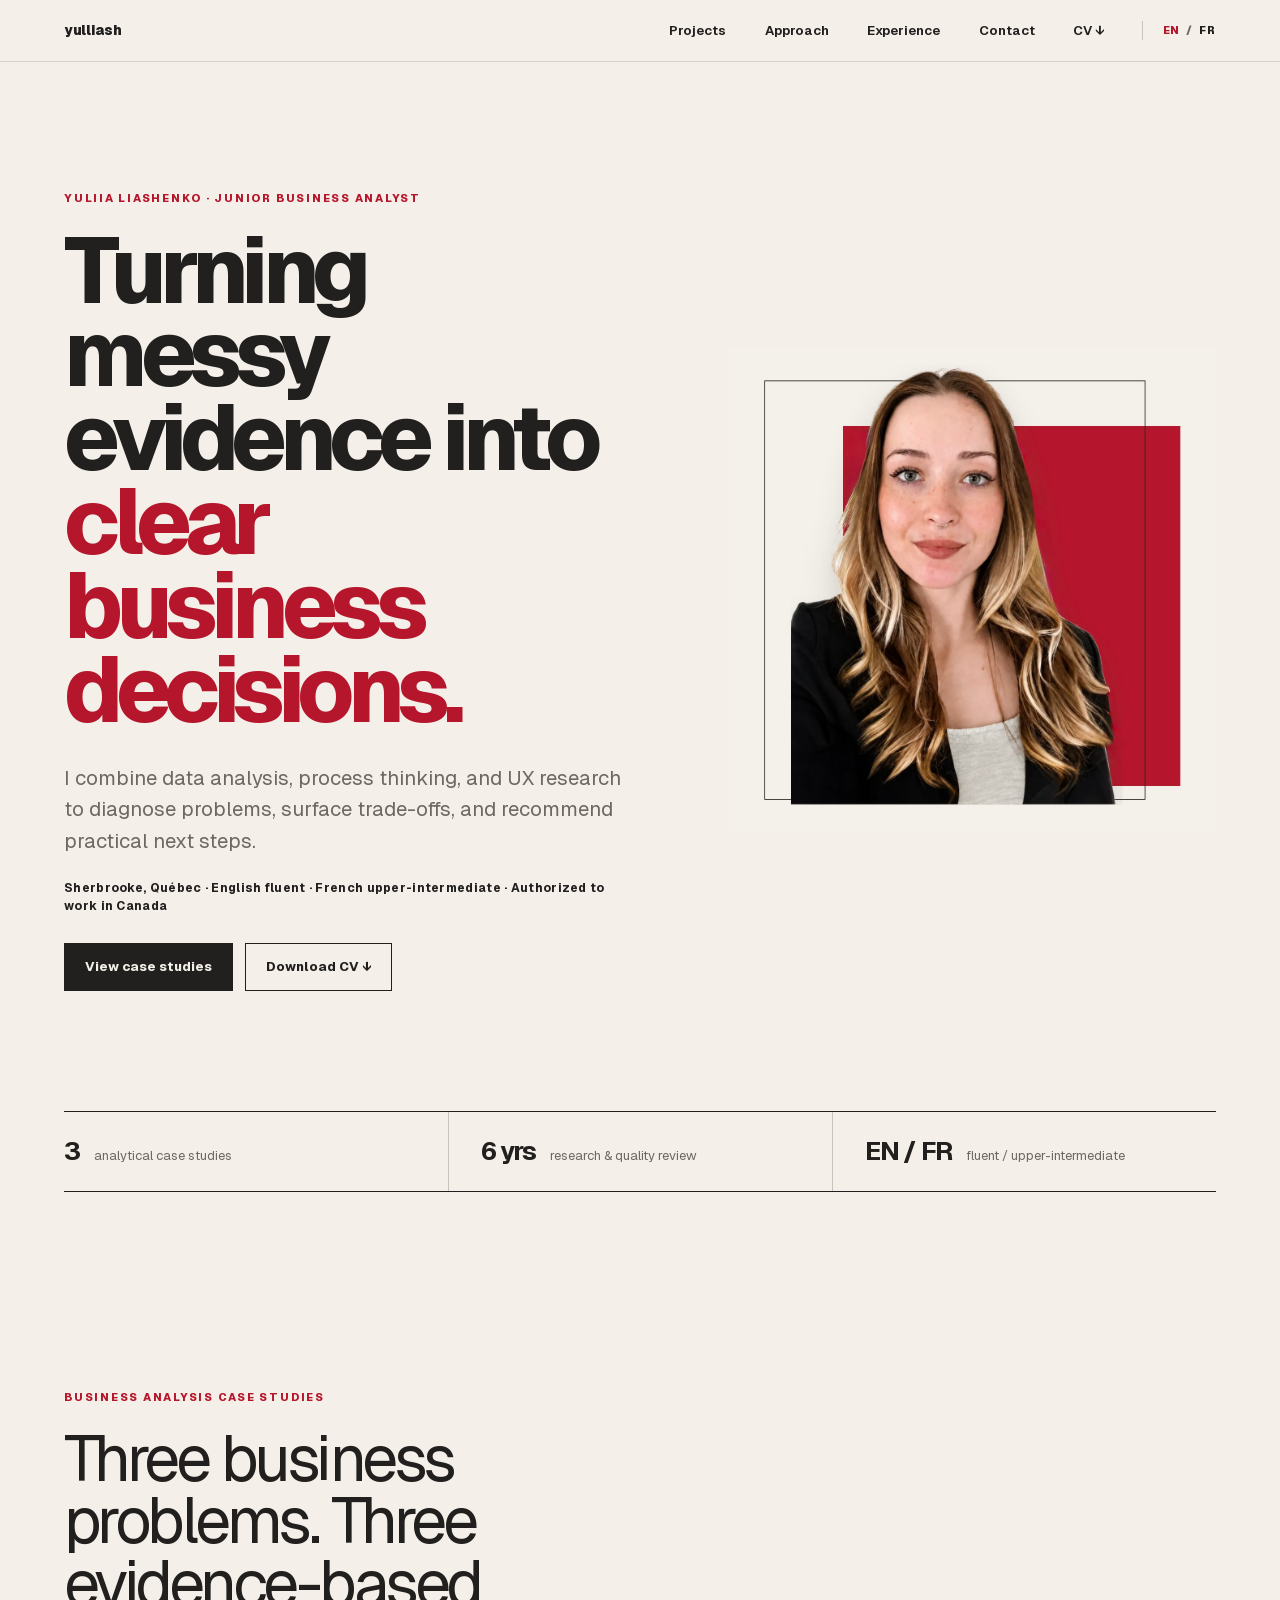
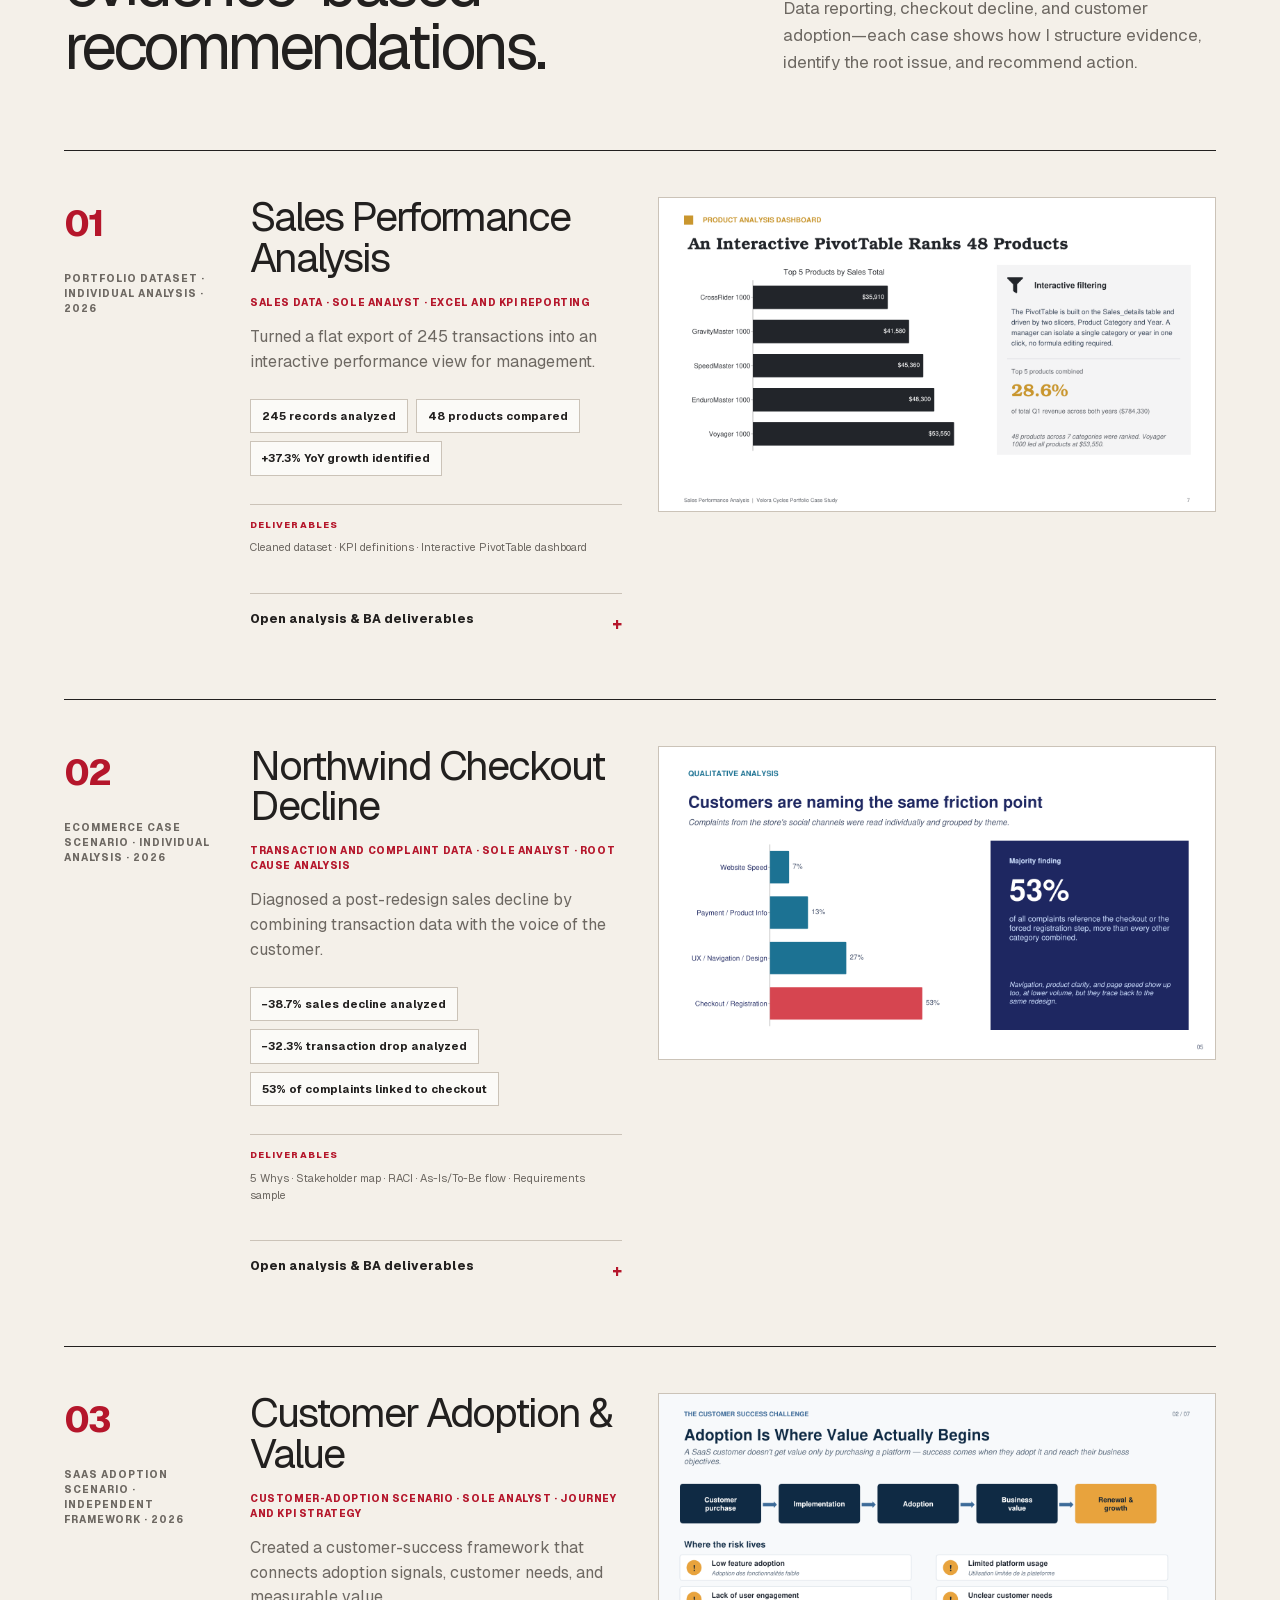
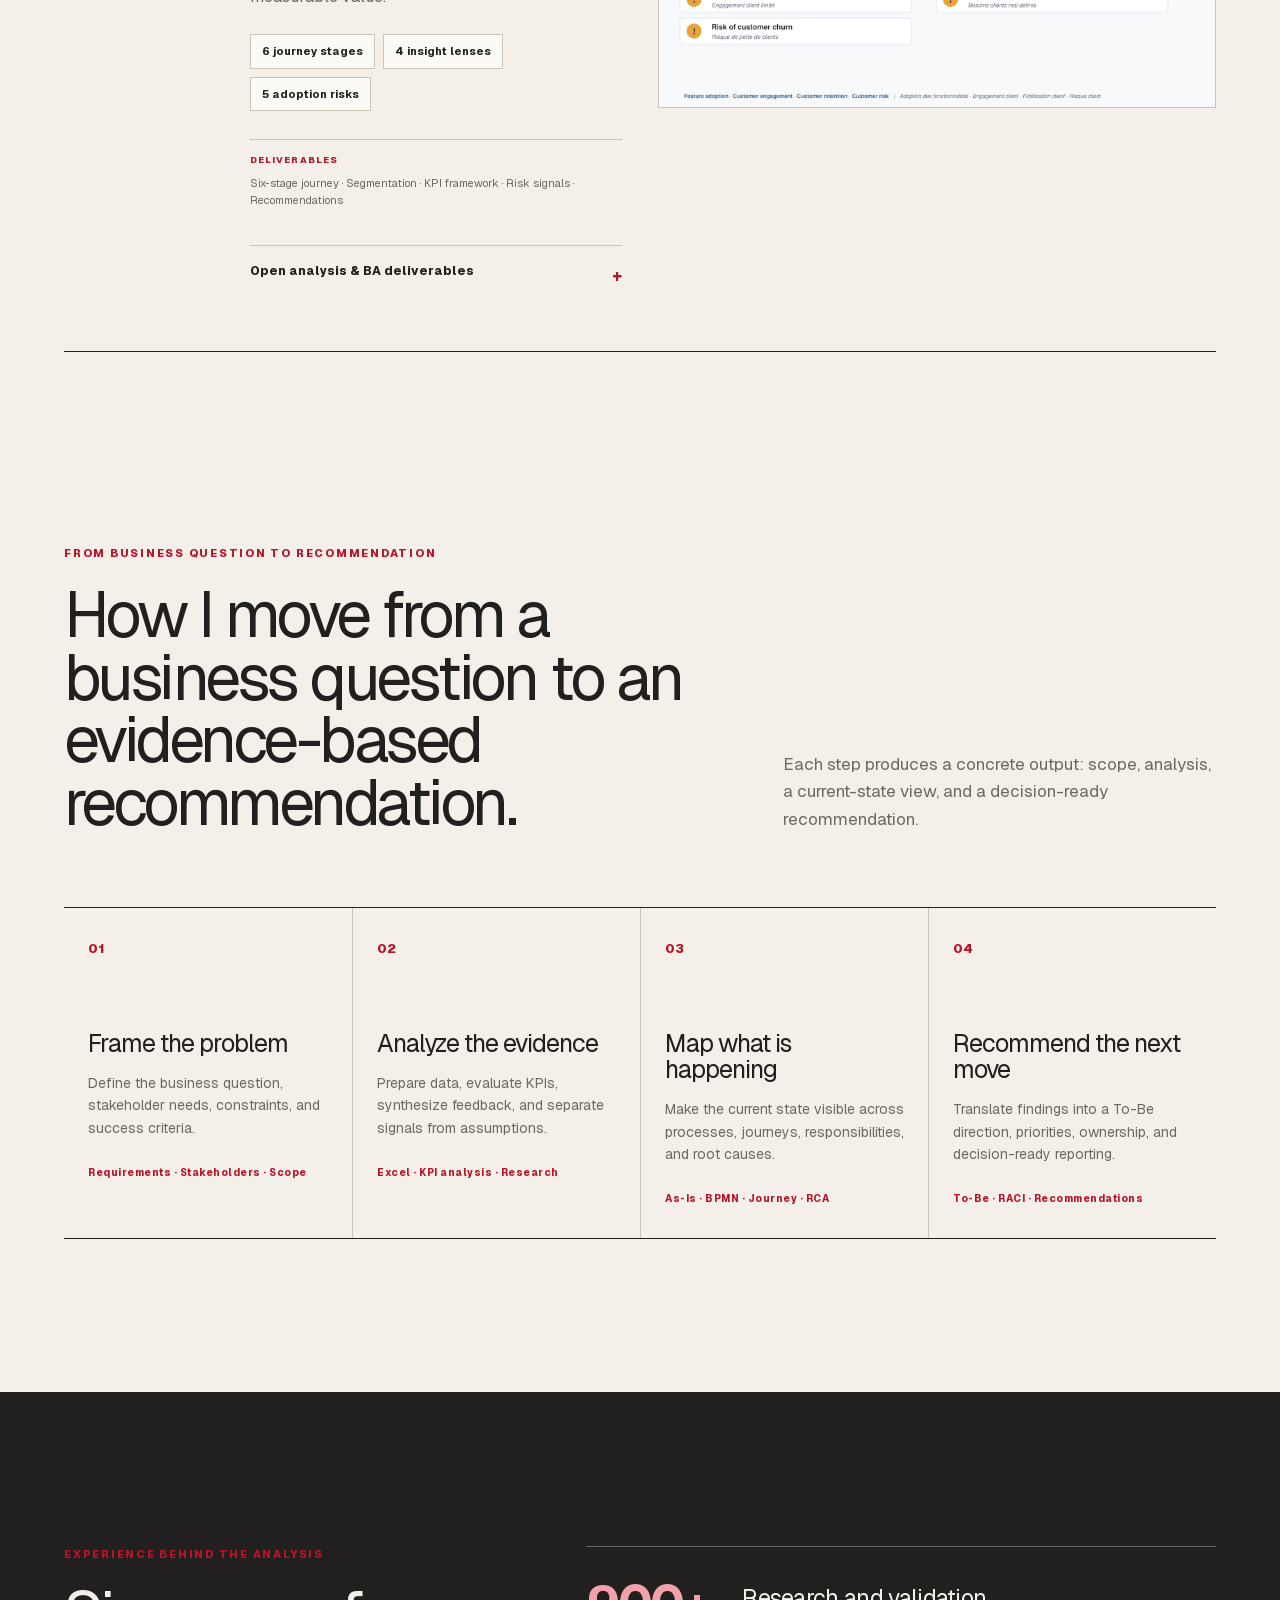
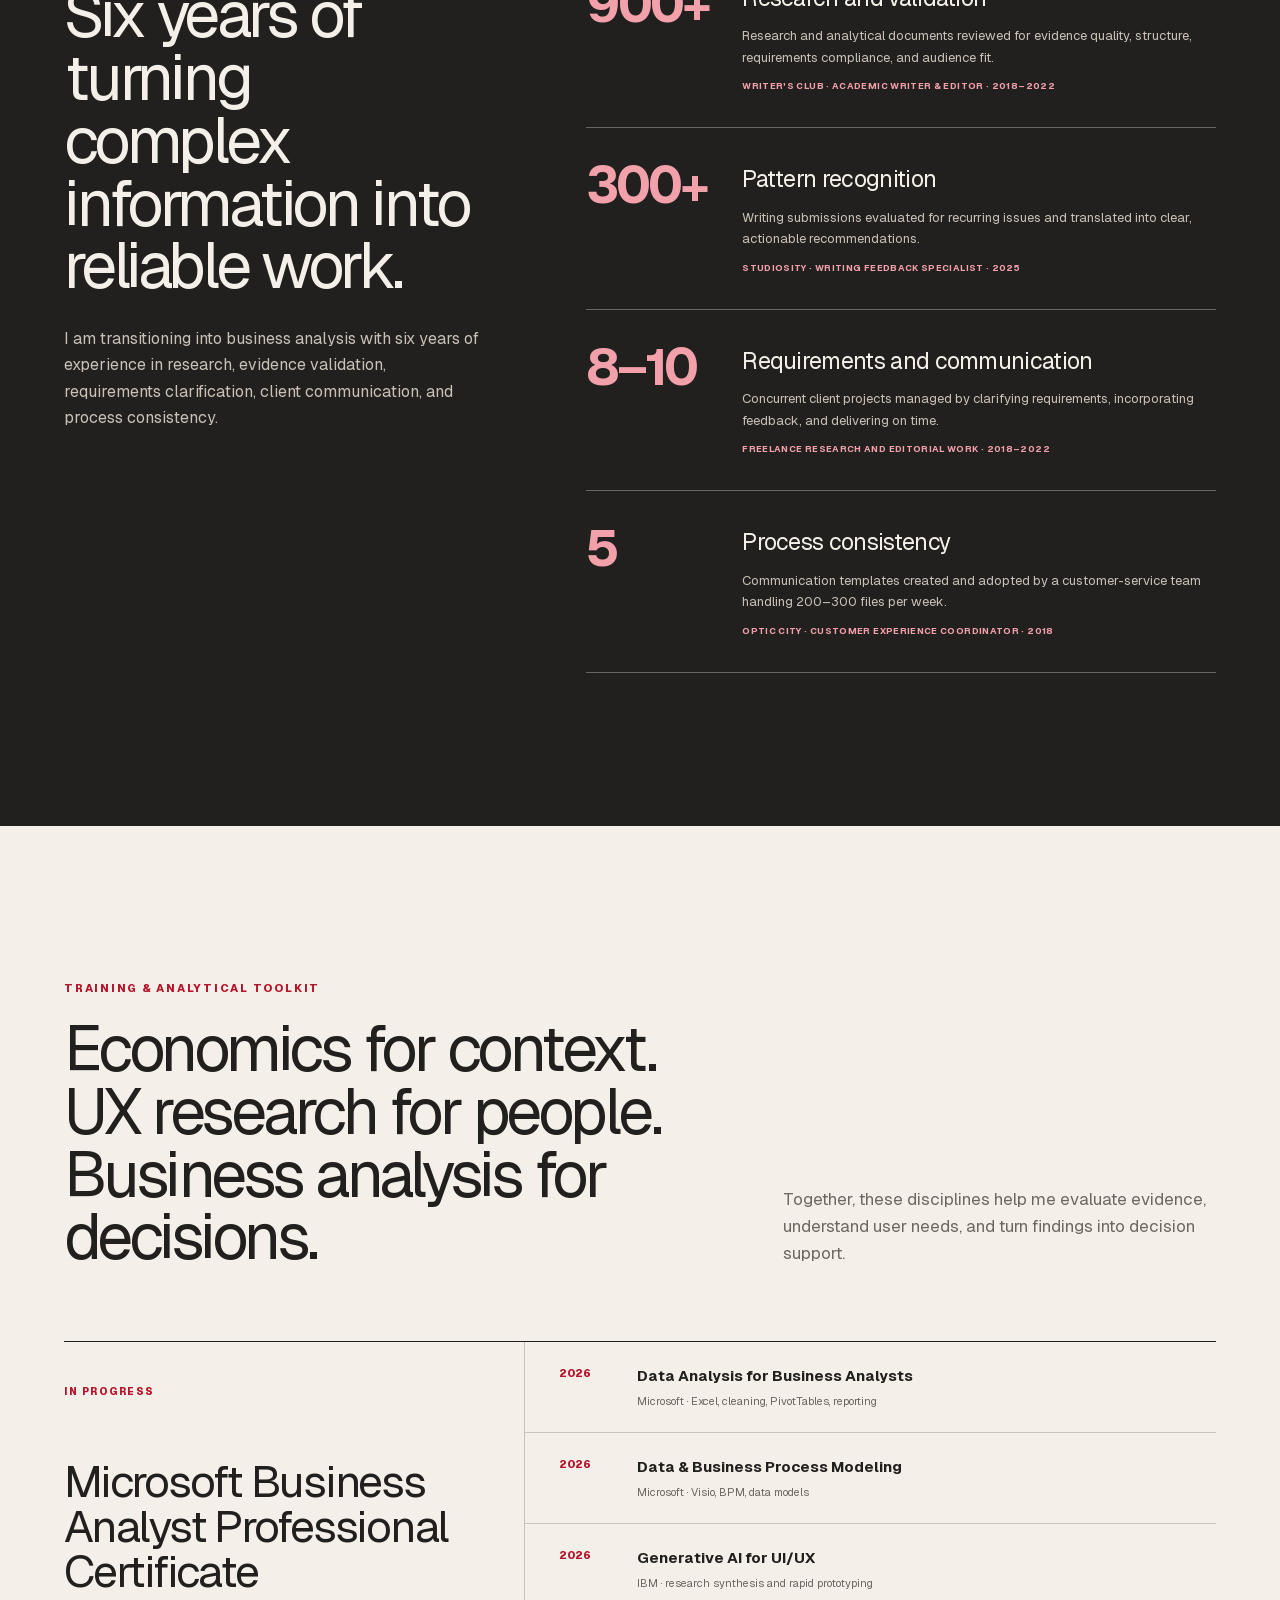
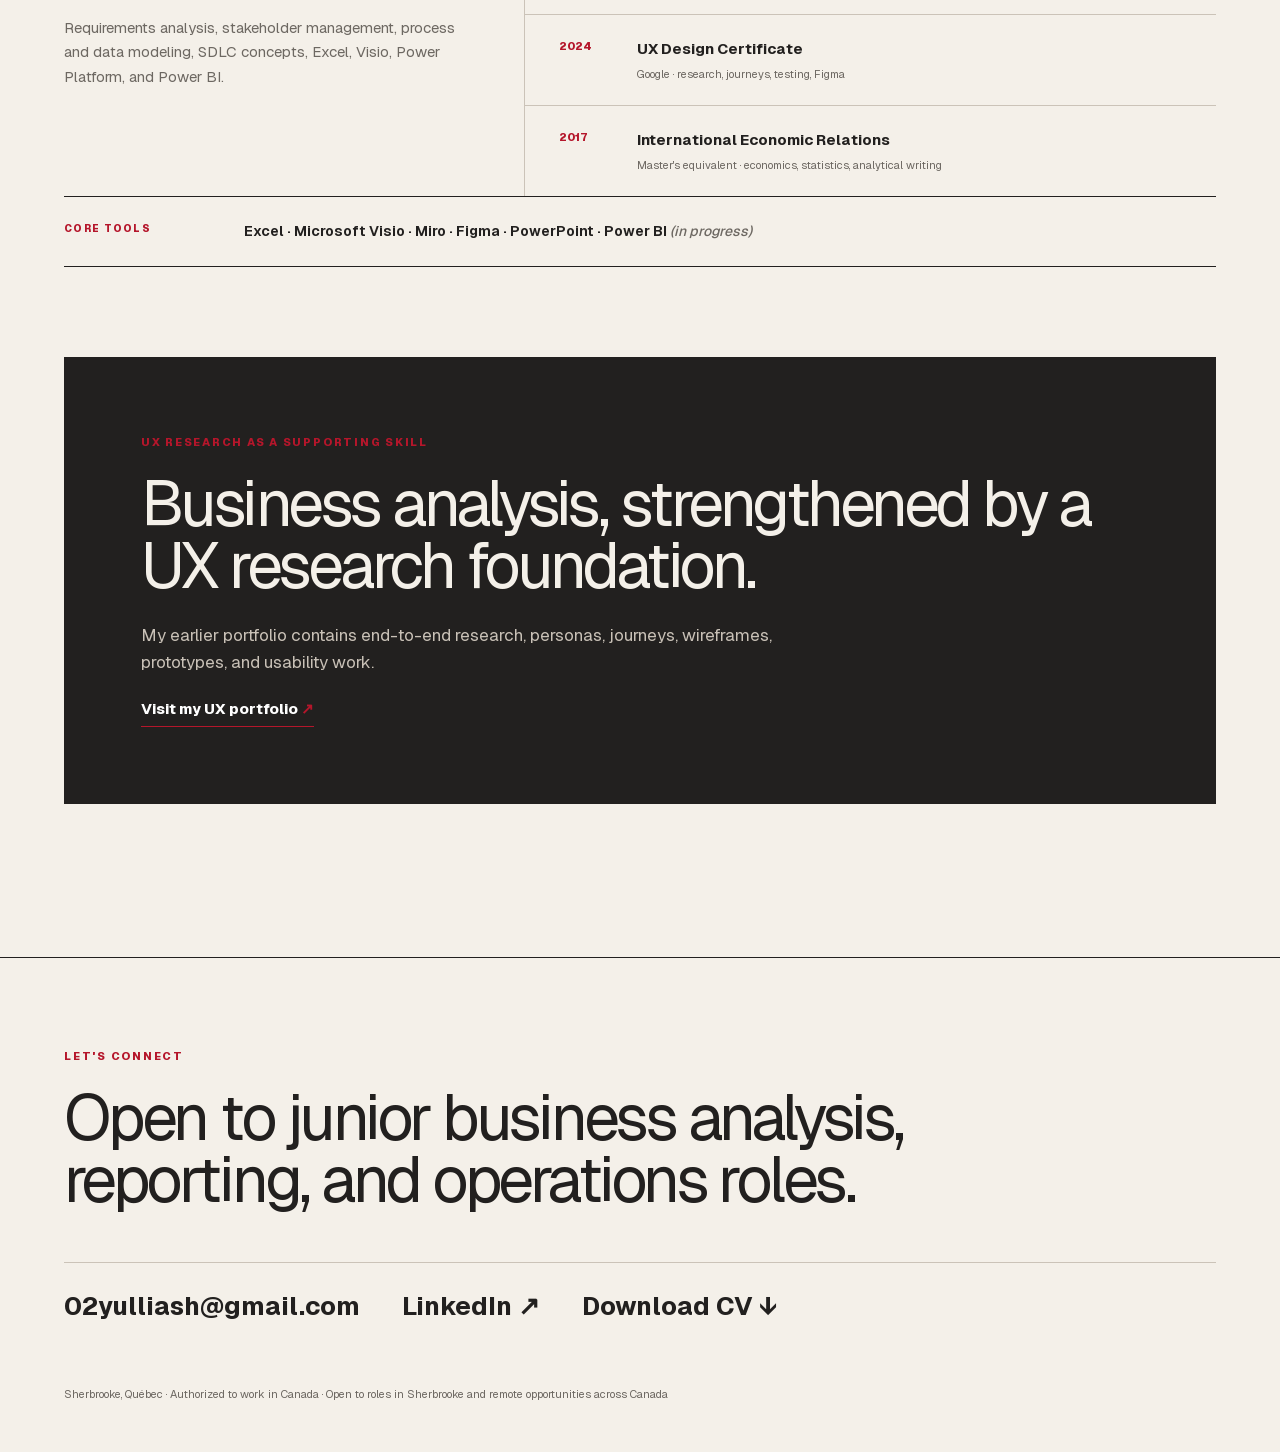
<file: index.html>
<!DOCTYPE html><html lang="en"><head><meta charSet="utf-8"/><meta name="viewport" content="width=device-width, initial-scale=1"/><link rel="preload" href="/_next/static/media/geist_latin-s.p.13htaj1cmiief.woff2" as="font" crossorigin="" type="font/woff2"/><link rel="preload" href="/_next/static/media/geist_mono_latin-s.p.0.q-h669a_dqa.woff2" as="font" crossorigin="" type="font/woff2"/><link rel="preload" href="/projects/yuliia-hero-final.jpeg" as="image"/><link rel="stylesheet" href="/_next/static/chunks/0poh081y3-xu6.css" data-precedence="next"/><link rel="stylesheet" href="/hero-portrait.css"/><link rel="preload" as="script" fetchPriority="low" href="/_next/static/chunks/0hlda1~upve6~.js"/><script src="/_next/static/chunks/0t2z5hkh7v~~b.js" async=""></script><script src="/_next/static/chunks/07lhk_q6pmm3r.js" async=""></script><script src="/_next/static/chunks/turbopack-0es8qn54222.b.js" async=""></script><script src="/_next/static/chunks/0dbhjjzl8qfwv.js" async=""></script><meta name="next-size-adjust" content=""/><title>Yuliia Liashenko | Junior Business Analyst</title><meta name="description" content="Junior business analyst portfolio featuring Excel data analysis, root cause analysis, process improvement, requirements, and UX research."/><link rel="shortcut icon" href="/favicon.svg"/><link rel="icon" href="/favicon.svg"/><script src="/_next/static/chunks/03~yq9q893hmn.js" noModule=""></script></head><body class="geistsans_f2034289-module__djWkCa__variable geistmono_9f7f9e31-module__BFlC-q__variable antialiased"><div hidden=""><!--$--><!--/$--></div><main><header class="site-header"><a class="brand" href="#top" aria-label="Yuliia Liashenko, top of page">yulliash</a><nav aria-label="Main navigation"><a href="#work">Projects</a><a href="#approach">Approach</a><a href="#experience">Experience</a><a href="#contact">Contact</a><a href="/Yuliia-Liashenko-Business-Analyst-CV.pdf" download="">CV ↓</a><div class="language-switch" aria-label="Choose language"><span aria-current="page">EN</span><span aria-hidden="true">/</span><a href="/fr/" lang="fr-CA">FR</a></div></nav></header><section class="hero" id="top"><div class="hero-copy"><p class="eyebrow">YULIIA LIASHENKO · JUNIOR BUSINESS ANALYST</p><h1>Turning messy evidence into <em>clear business decisions.</em></h1><p class="hero-intro">I combine data analysis, process thinking, and UX research to diagnose problems, surface trade-offs, and recommend practical next steps.</p><p class="hero-meta">Sherbrooke, Québec · English fluent · French upper-intermediate · Authorized to work in Canada</p><div class="hero-actions"><a class="button button-primary" href="#work">View case studies</a><a class="button button-secondary" href="/Yuliia-Liashenko-Business-Analyst-CV.pdf" download="">Download CV ↓</a></div></div><figure class="hero-visual"><div class="visual-label"><span>CASE 01 · SALES ANALYSIS</span><span>EXCEL · 2026</span></div><img src="/projects/yuliia-hero-final.jpeg" alt="Portrait of Yuliia Liashenko, junior business analyst"/><figcaption><strong>From raw rows to a management view.</strong><span>Two-period comparison · 48 products · 7 categories</span></figcaption></figure><div class="proof-strip" aria-label="Professional highlights"><div><strong>3</strong><span>analytical case studies</span></div><div><strong>6 yrs</strong><span>research &amp; quality review</span></div><div><strong>EN / FR</strong><span>fluent / upper-intermediate</span></div></div></section><section class="work section" id="work"><div class="section-heading"><p class="eyebrow">BUSINESS ANALYSIS CASE STUDIES</p><h2>Three business problems. Three evidence-based recommendations.</h2><p>Data reporting, checkout decline, and customer adoption—each case shows how I structure evidence, identify the root issue, and recommend action.</p></div><div class="project-list"><article class="project"><div class="project-meta"><span class="project-number">01</span><span>PORTFOLIO DATASET · INDIVIDUAL ANALYSIS · 2026</span></div><div class="project-copy"><h3>Sales Performance Analysis</h3><p class="project-scope">Sales data · Sole analyst · Excel and KPI reporting</p><p class="project-thesis">Turned a flat export of 245 transactions into an interactive performance view for management.</p><ul class="metric-list" aria-label="Sales Performance Analysis key metrics"><li>245 records analyzed</li><li>48 products compared</li><li>+37.3% YoY growth identified</li></ul><div class="deliverables"><span>DELIVERABLES</span><p>Cleaned dataset · KPI definitions · Interactive PivotTable dashboard</p></div><details><summary>Open analysis &amp; BA deliverables <span aria-hidden="true">+</span></summary><div class="case-details"><div><h4>Challenge</h4><p>Two comparable sales periods were available, but there was no reliable way to identify product-level changes, compare performance, or monitor cancellations.</p></div><div><h4>Analysis</h4><p>Cleaned and structured the data, extracted date attributes, automated order economics, and built PivotTable-based KPI views with slicers.</p></div><div><h4>Finding &amp; recommendation</h4><p>Sales rose from $330.5K to $453.8K, while cancelled orders represented $91.6K in value and required management attention.</p></div></div></details></div><figure class="project-image"><img src="/projects/sales-dashboard.png" alt="Interactive Excel PivotTable ranking the top five products by sales with filter and KPI explanation" loading="lazy"/></figure></article><article class="project"><div class="project-meta"><span class="project-number">02</span><span>ECOMMERCE CASE SCENARIO · INDIVIDUAL ANALYSIS · 2026</span></div><div class="project-copy"><h3>Northwind Checkout Decline</h3><p class="project-scope">Transaction and complaint data · Sole analyst · Root cause analysis</p><p class="project-thesis">Diagnosed a post-redesign sales decline by combining transaction data with the voice of the customer.</p><ul class="metric-list" aria-label="Northwind Checkout Decline key metrics"><li>−38.7% sales decline analyzed</li><li>−32.3% transaction drop analyzed</li><li>53% of complaints linked to checkout</li></ul><div class="deliverables"><span>DELIVERABLES</span><p>5 Whys · Stakeholder map · RACI · As-Is/To-Be flow · Requirements sample</p></div><details><summary>Open analysis &amp; BA deliverables <span aria-hidden="true">+</span></summary><div class="case-details"><div><h4>Challenge</h4><p>A previously stable eCommerce business declined immediately after a redesign, while teams disagreed about whether the cause was marketing, seasonality, or the new experience.</p></div><div><h4>Analysis</h4><p>Combined quantitative and qualitative evidence, then used 5 Whys, user-role analysis, stakeholder mapping, and a RACI matrix to trace the problem.</p></div><div><h4>Finding &amp; recommendation</h4><p>Mandatory registration introduced during checkout was the clearest structural cause; the recommendation separated customer data collection from purchase completion.</p></div></div><section class="ba-artifact" aria-label="Northwind sample business analysis deliverables"><div class="artifact-heading"><span>SAMPLE BA ARTIFACT</span><h4>Checkout process and requirement set</h4></div><div class="process-comparison"><div><p>AS-IS</p><ol class="process-flow process-flow-current"><li>Cart</li><li>Registration required</li><li>Account setup</li><li>Payment</li></ol></div><div><p>TO-BE</p><ol class="process-flow process-flow-future"><li>Cart</li><li>Guest or sign in</li><li>Payment</li><li>Confirmation</li></ol><small>Account creation becomes optional after purchase.</small></div></div><div class="requirement-grid"><div><span>BR-01</span><p>Customers must be able to complete a purchase without creating an account.</p></div><div><span>FR-01</span><p>The checkout must present a Guest checkout option before registration is requested.</p></div><div><span>AC-01</span><p>Given a customer has items in the cart, when Guest checkout is selected, then the customer can proceed to payment without creating an account.</p></div></div><p class="artifact-note">Portfolio deliverable created from the case scenario; not an implemented production change.</p></section></details></div><figure class="project-image"><img src="/projects/northwind-friction.png" alt="Customer complaint analysis showing checkout and registration as the most frequent issue" loading="lazy"/></figure></article><article class="project"><div class="project-meta"><span class="project-number">03</span><span>SAAS ADOPTION SCENARIO · INDEPENDENT FRAMEWORK · 2026</span></div><div class="project-copy"><h3>Customer Adoption &amp; Value</h3><p class="project-scope">Customer-adoption scenario · Sole analyst · Journey and KPI strategy</p><p class="project-thesis">Created a customer-success framework that connects adoption signals, customer needs, and measurable value.</p><ul class="metric-list" aria-label="Customer Adoption &amp; Value key metrics"><li>6 journey stages</li><li>4 insight lenses</li><li>5 adoption risks</li></ul><div class="deliverables"><span>DELIVERABLES</span><p>Six-stage journey · Segmentation · KPI framework · Risk signals · Recommendations</p></div><details><summary>Open analysis &amp; BA deliverables <span aria-hidden="true">+</span></summary><div class="case-details"><div><h4>Challenge</h4><p>A SaaS customer does not gain value at purchase. Low adoption, limited usage, unclear ownership, and weak engagement can put renewal at risk.</p></div><div><h4>Analysis</h4><p>Mapped the customer journey, segmented customers, paired usage KPIs with interviews and feedback, and identified friction points by lifecycle stage.</p></div><div><h4>Finding &amp; recommendation</h4><p>Recommended personalized training, clearer documentation, customer-success follow-ups, and a continuous feedback loop tied to adoption and renewal indicators.</p></div></div></details></div><figure class="project-image"><img src="/projects/customer-adoption.png" alt="Customer adoption journey from purchase and implementation to business value and renewal" loading="lazy"/></figure></article></div></section><section class="approach section" id="approach"><div class="section-heading"><p class="eyebrow">FROM BUSINESS QUESTION TO RECOMMENDATION</p><h2>How I move from a business question to an evidence-based recommendation.</h2><p>Each step produces a concrete output: scope, analysis, a current-state view, and a decision-ready recommendation.</p></div><ol class="approach-grid"><li><span>01</span><h3>Frame the problem</h3><p>Define the business question, stakeholder needs, constraints, and success criteria.</p><small>Requirements · Stakeholders · Scope</small></li><li><span>02</span><h3>Analyze the evidence</h3><p>Prepare data, evaluate KPIs, synthesize feedback, and separate signals from assumptions.</p><small>Excel · KPI analysis · Research</small></li><li><span>03</span><h3>Map what is happening</h3><p>Make the current state visible across processes, journeys, responsibilities, and root causes.</p><small>As-Is · BPMN · Journey · RCA</small></li><li><span>04</span><h3>Recommend the next move</h3><p>Translate findings into a To-Be direction, priorities, ownership, and decision-ready reporting.</p><small>To-Be · RACI · Recommendations</small></li></ol></section><section class="experience section" id="experience"><div class="experience-lead"><p class="eyebrow">EXPERIENCE BEHIND THE ANALYSIS</p><h2>Six years of turning complex information into reliable work.</h2><p>I am transitioning into business analysis with six years of experience in research, evidence validation, requirements clarification, client communication, and process consistency.</p></div><div class="experience-list"><article><strong>900+</strong><div><h3>Research and validation</h3><p>Research and analytical documents reviewed for evidence quality, structure, requirements compliance, and audience fit.</p><small>Writer&#x27;s Club · Academic Writer &amp; Editor · 2018–2022</small></div></article><article><strong>300+</strong><div><h3>Pattern recognition</h3><p>Writing submissions evaluated for recurring issues and translated into clear, actionable recommendations.</p><small>Studiosity · Writing Feedback Specialist · 2025</small></div></article><article><strong>8–10</strong><div><h3>Requirements and communication</h3><p>Concurrent client projects managed by clarifying requirements, incorporating feedback, and delivering on time.</p><small>Freelance research and editorial work · 2018–2022</small></div></article><article><strong>5</strong><div><h3>Process consistency</h3><p>Communication templates created and adopted by a customer-service team handling 200–300 files per week.</p><small>Optic City · Customer Experience Coordinator · 2018</small></div></article></div></section><section class="training section" id="training"><div class="section-heading"><p class="eyebrow">TRAINING &amp; ANALYTICAL TOOLKIT</p><h2>Economics for context. UX research for people. Business analysis for decisions.</h2><p>Together, these disciplines help me evaluate evidence, understand user needs, and turn findings into decision support.</p></div><div class="training-layout"><div class="training-primary"><p class="training-status">IN PROGRESS</p><h3>Microsoft Business Analyst Professional Certificate</h3><p>Requirements analysis, stakeholder management, process and data modeling, SDLC concepts, Excel, Visio, Power Platform, and Power BI.</p></div><ul class="credential-list"><li><span>2026</span><strong>Data Analysis for Business Analysts</strong><small>Microsoft · Excel, cleaning, PivotTables, reporting</small></li><li><span>2026</span><strong>Data &amp; Business Process Modeling</strong><small>Microsoft · Visio, BPM, data models</small></li><li><span>2026</span><strong>Generative AI for UI/UX</strong><small>IBM · research synthesis and rapid prototyping</small></li><li><span>2024</span><strong>UX Design Certificate</strong><small>Google · research, journeys, testing, Figma</small></li><li><span>2017</span><strong>International Economic Relations</strong><small>Master&#x27;s equivalent · economics, statistics, analytical writing</small></li></ul></div><div class="tool-line"><span>CORE TOOLS</span><p>Excel · Microsoft Visio · Miro · Figma · PowerPoint · Power BI <em>(in progress)</em></p></div></section><section class="bridge" aria-label="UX portfolio link"><p class="eyebrow">UX RESEARCH AS A SUPPORTING SKILL</p><h2>Business analysis, strengthened by a UX research foundation.</h2><p>My earlier portfolio contains end-to-end research, personas, journeys, wireframes, prototypes, and usability work.</p><a href="https://yulliash.framer.website" target="_blank" rel="noreferrer">Visit my UX portfolio <span aria-hidden="true">↗</span></a></section><footer id="contact"><p class="eyebrow">LET&#x27;S CONNECT</p><h2>Open to junior business analysis, reporting, and operations roles.</h2><div class="footer-links"><a href="mailto:02yulliash@gmail.com">02yulliash@gmail.com</a><a href="https://www.linkedin.com/in/yulliash/" target="_blank" rel="noreferrer">LinkedIn ↗</a><a href="/Yuliia-Liashenko-Business-Analyst-CV.pdf" download="">Download CV ↓</a></div><p class="footer-note">Sherbrooke, Québec · Authorized to work in Canada · Open to roles in Sherbrooke and remote opportunities across Canada</p></footer></main><!--$--><!--/$--><script src="/_next/static/chunks/0hlda1~upve6~.js" id="_R_" async=""></script><script>(self.__next_f=self.__next_f||[]).push([0])</script><script>self.__next_f.push([1,"1:\"$Sreact.fragment\"\n2:I[39756,[\"/_next/static/chunks/0dbhjjzl8qfwv.js\"],\"default\"]\n3:I[37457,[\"/_next/static/chunks/0dbhjjzl8qfwv.js\"],\"default\"]\ne:I[68027,[\"/_next/static/chunks/0dbhjjzl8qfwv.js\"],\"default\",1]\n:HL[\"/_next/static/chunks/0poh081y3-xu6.css\",\"style\"]\n:HL[\"/_next/static/media/geist_latin-s.p.13htaj1cmiief.woff2\",\"font\",{\"crossOrigin\":\"\",\"type\":\"font/woff2\"}]\n:HL[\"/_next/static/media/geist_mono_latin-s.p.0.q-h669a_dqa.woff2\",\"font\",{\"crossOrigin\":\"\",\"type\":\"font/woff2\"}]\n:HL[\"/projects/yuliia-hero-final.jpeg\",\"image\"]\n"])</script><script>self.__next_f.push([1,"0:{\"P\":null,\"c\":[\"\",\"\"],\"q\":\"\",\"i\":false,\"f\":[[[\"\",{\"children\":[\"__PAGE__\",{}]},\"$undefined\",\"$undefined\",16],[[\"$\",\"$1\",\"c\",{\"children\":[[[\"$\",\"link\",\"0\",{\"rel\":\"stylesheet\",\"href\":\"/_next/static/chunks/0poh081y3-xu6.css\",\"precedence\":\"next\",\"crossOrigin\":\"$undefined\",\"nonce\":\"$undefined\"}],[\"$\",\"script\",\"script-0\",{\"src\":\"/_next/static/chunks/0dbhjjzl8qfwv.js\",\"async\":true,\"nonce\":\"$undefined\"}]],[\"$\",\"html\",null,{\"lang\":\"en\",\"children\":[\"$\",\"body\",null,{\"className\":\"geistsans_f2034289-module__djWkCa__variable geistmono_9f7f9e31-module__BFlC-q__variable antialiased\",\"children\":[\"$\",\"$L2\",null,{\"parallelRouterKey\":\"children\",\"error\":\"$undefined\",\"errorStyles\":\"$undefined\",\"errorScripts\":\"$undefined\",\"template\":[\"$\",\"$L3\",null,{}],\"templateStyles\":\"$undefined\",\"templateScripts\":\"$undefined\",\"notFound\":[[[\"$\",\"title\",null,{\"children\":\"404: This page could not be found.\"}],[\"$\",\"div\",null,{\"style\":{\"fontFamily\":\"system-ui,\\\"Segoe UI\\\",Roboto,Helvetica,Arial,sans-serif,\\\"Apple Color Emoji\\\",\\\"Segoe UI Emoji\\\"\",\"height\":\"100vh\",\"textAlign\":\"center\",\"display\":\"flex\",\"flexDirection\":\"column\",\"alignItems\":\"center\",\"justifyContent\":\"center\"},\"children\":[\"$\",\"div\",null,{\"children\":[[\"$\",\"style\",null,{\"dangerouslySetInnerHTML\":{\"__html\":\"body{color:#000;background:#fff;margin:0}.next-error-h1{border-right:1px solid rgba(0,0,0,.3)}@media (prefers-color-scheme:dark){body{color:#fff;background:#000}.next-error-h1{border-right:1px solid rgba(255,255,255,.3)}}\"}}],[\"$\",\"h1\",null,{\"className\":\"next-error-h1\",\"style\":{\"display\":\"inline-block\",\"margin\":\"0 20px 0 0\",\"padding\":\"0 23px 0 0\",\"fontSize\":24,\"fontWeight\":500,\"verticalAlign\":\"top\",\"lineHeight\":\"49px\"},\"children\":404}],[\"$\",\"div\",null,{\"style\":{\"display\":\"inline-block\"},\"children\":[\"$\",\"h2\",null,{\"style\":{\"fontSize\":14,\"fontWeight\":400,\"lineHeight\":\"49px\",\"margin\":0},\"children\":\"This page could not be found.\"}]}]]}]}]],[]],\"forbidden\":\"$undefined\",\"unauthorized\":\"$undefined\"}]}]}]]}],{\"children\":[[\"$\",\"$1\",\"c\",{\"children\":[[\"$\",\"main\",null,{\"children\":[[\"$\",\"header\",null,{\"className\":\"site-header\",\"children\":[[\"$\",\"a\",null,{\"className\":\"brand\",\"href\":\"#top\",\"aria-label\":\"Yuliia Liashenko, top of page\",\"children\":\"yulliash\"}],[\"$\",\"nav\",null,{\"aria-label\":\"Main navigation\",\"children\":[[\"$\",\"a\",null,{\"href\":\"#work\",\"children\":\"Projects\"}],[\"$\",\"a\",null,{\"href\":\"#approach\",\"children\":\"Approach\"}],[\"$\",\"a\",null,{\"href\":\"#experience\",\"children\":\"Experience\"}],[\"$\",\"a\",null,{\"href\":\"#contact\",\"children\":\"Contact\"}],[\"$\",\"a\",null,{\"href\":\"/Yuliia-Liashenko-Business-Analyst-CV.pdf\",\"download\":true,\"children\":\"CV ↓\"}],[\"$\",\"div\",null,{\"className\":\"language-switch\",\"aria-label\":\"Choose language\",\"children\":[[\"$\",\"span\",null,{\"aria-current\":\"page\",\"children\":\"EN\"}],[\"$\",\"span\",null,{\"aria-hidden\":\"true\",\"children\":\"/\"}],[\"$\",\"a\",null,{\"href\":\"/fr/\",\"lang\":\"fr-CA\",\"children\":\"FR\"}]]}]]}]]}],[\"$\",\"section\",null,{\"className\":\"hero\",\"id\":\"top\",\"children\":[[\"$\",\"div\",null,{\"className\":\"hero-copy\",\"children\":[[\"$\",\"p\",null,{\"className\":\"eyebrow\",\"children\":\"YULIIA LIASHENKO · JUNIOR BUSINESS ANALYST\"}],[\"$\",\"h1\",null,{\"children\":[\"Turning messy evidence into \",[\"$\",\"em\",null,{\"children\":\"clear business decisions.\"}]]}],[\"$\",\"p\",null,{\"className\":\"hero-intro\",\"children\":\"I combine data analysis, process thinking, and UX research to diagnose problems, surface trade-offs, and recommend practical next steps.\"}],[\"$\",\"p\",null,{\"className\":\"hero-meta\",\"children\":\"Sherbrooke, Québec · English fluent · French upper-intermediate · Authorized to work in Canada\"}],[\"$\",\"div\",null,{\"className\":\"hero-actions\",\"children\":[[\"$\",\"a\",null,{\"className\":\"button button-primary\",\"href\":\"#work\",\"children\":\"View case studies\"}],[\"$\",\"a\",null,{\"className\":\"button button-secondary\",\"href\":\"/Yuliia-Liashenko-Business-Analyst-CV.pdf\",\"download\":true,\"children\":\"Download CV ↓\"}]]}]]}],[\"$\",\"figure\",null,{\"className\":\"hero-visual\",\"children\":[[\"$\",\"div\",null,{\"className\":\"visual-label\",\"children\":[[\"$\",\"span\",null,{\"children\":\"CASE 01 · SALES ANALYSIS\"}],[\"$\",\"span\",null,{\"children\":\"EXCEL · 2026\"}]]}],[\"$\",\"img\",null,{\"src\":\"/projects/yuliia-hero-final.jpeg\",\"alt\":\"Portrait of Yuliia Liashenko, junior business analyst\"}],[\"$\",\"figcaption\",null,{\"children\":[[\"$\",\"strong\",null,{\"children\":\"From raw rows to a management view.\"}],[\"$\",\"span\",null,{\"children\":\"Two-period comparison · 48 products · 7 categories\"}]]}]]}],[\"$\",\"div\",null,{\"className\":\"proof-strip\",\"aria-label\":\"Professional highlights\",\"children\":[[\"$\",\"div\",null,{\"children\":[[\"$\",\"strong\",null,{\"children\":\"3\"}],[\"$\",\"span\",null,{\"children\":\"analytical case studies\"}]]}],[\"$\",\"div\",null,{\"children\":[[\"$\",\"strong\",null,{\"children\":\"6 yrs\"}],\"$L4\"]}],\"$L5\"]}]]}],\"$L6\",\"$L7\",\"$L8\",\"$L9\",\"$La\",\"$Lb\"]}],null,\"$Lc\"]}],{},null,false,null]},null,false,null],\"$Ld\",false]],\"m\":\"$undefined\",\"G\":[\"$e\",[\"$Lf\"]],\"S\":true,\"h\":null,\"s\":\"$undefined\",\"l\":\"$undefined\",\"p\":\"$undefined\",\"d\":\"$undefined\",\"b\":\"Co1QjpNkBB5paY2JuYKSe\"}\n"])</script><script>self.__next_f.push([1,"13:I[97367,[\"/_next/static/chunks/0dbhjjzl8qfwv.js\"],\"OutletBoundary\"]\n14:\"$Sreact.suspense\"\n16:I[97367,[\"/_next/static/chunks/0dbhjjzl8qfwv.js\"],\"ViewportBoundary\"]\n18:I[97367,[\"/_next/static/chunks/0dbhjjzl8qfwv.js\"],\"MetadataBoundary\"]\n4:[\"$\",\"span\",null,{\"children\":\"research \u0026 quality review\"}]\n5:[\"$\",\"div\",null,{\"children\":[[\"$\",\"strong\",null,{\"children\":\"EN / FR\"}],[\"$\",\"span\",null,{\"children\":\"fluent / upper-intermediate\"}]]}]\n"])</script><script>self.__next_f.push([1,"6:[\"$\",\"section\",null,{\"className\":\"work section\",\"id\":\"work\",\"children\":[[\"$\",\"div\",null,{\"className\":\"section-heading\",\"children\":[[\"$\",\"p\",null,{\"className\":\"eyebrow\",\"children\":\"BUSINESS ANALYSIS CASE STUDIES\"}],[\"$\",\"h2\",null,{\"children\":\"Three business problems. Three evidence-based recommendations.\"}],[\"$\",\"p\",null,{\"children\":\"Data reporting, checkout decline, and customer adoption—each case shows how I structure evidence, identify the root issue, and recommend action.\"}]]}],[\"$\",\"div\",null,{\"className\":\"project-list\",\"children\":[[\"$\",\"article\",\"01\",{\"className\":\"project\",\"children\":[[\"$\",\"div\",null,{\"className\":\"project-meta\",\"children\":[[\"$\",\"span\",null,{\"className\":\"project-number\",\"children\":\"01\"}],[\"$\",\"span\",null,{\"children\":\"PORTFOLIO DATASET · INDIVIDUAL ANALYSIS · 2026\"}]]}],[\"$\",\"div\",null,{\"className\":\"project-copy\",\"children\":[[\"$\",\"h3\",null,{\"children\":\"Sales Performance Analysis\"}],[\"$\",\"p\",null,{\"className\":\"project-scope\",\"children\":\"Sales data · Sole analyst · Excel and KPI reporting\"}],[\"$\",\"p\",null,{\"className\":\"project-thesis\",\"children\":\"Turned a flat export of 245 transactions into an interactive performance view for management.\"}],[\"$\",\"ul\",null,{\"className\":\"metric-list\",\"aria-label\":\"Sales Performance Analysis key metrics\",\"children\":[[\"$\",\"li\",\"245 records analyzed\",{\"children\":\"245 records analyzed\"}],[\"$\",\"li\",\"48 products compared\",{\"children\":\"48 products compared\"}],[\"$\",\"li\",\"+37.3% YoY growth identified\",{\"children\":\"+37.3% YoY growth identified\"}]]}],[\"$\",\"div\",null,{\"className\":\"deliverables\",\"children\":[[\"$\",\"span\",null,{\"children\":\"DELIVERABLES\"}],[\"$\",\"p\",null,{\"children\":\"Cleaned dataset · KPI definitions · Interactive PivotTable dashboard\"}]]}],[\"$\",\"details\",null,{\"children\":[[\"$\",\"summary\",null,{\"children\":[\"Open analysis \u0026 BA deliverables \",[\"$\",\"span\",null,{\"aria-hidden\":\"true\",\"children\":\"+\"}]]}],[\"$\",\"div\",null,{\"className\":\"case-details\",\"children\":[[\"$\",\"div\",null,{\"children\":[[\"$\",\"h4\",null,{\"children\":\"Challenge\"}],[\"$\",\"p\",null,{\"children\":\"Two comparable sales periods were available, but there was no reliable way to identify product-level changes, compare performance, or monitor cancellations.\"}]]}],[\"$\",\"div\",null,{\"children\":[[\"$\",\"h4\",null,{\"children\":\"Analysis\"}],[\"$\",\"p\",null,{\"children\":\"Cleaned and structured the data, extracted date attributes, automated order economics, and built PivotTable-based KPI views with slicers.\"}]]}],[\"$\",\"div\",null,{\"children\":[[\"$\",\"h4\",null,{\"children\":\"Finding \u0026 recommendation\"}],[\"$\",\"p\",null,{\"children\":\"Sales rose from $330.5K to $453.8K, while cancelled orders represented $91.6K in value and required management attention.\"}]]}]]}],false]}]]}],[\"$\",\"figure\",null,{\"className\":\"project-image\",\"children\":[\"$\",\"img\",null,{\"src\":\"/projects/sales-dashboard.png\",\"alt\":\"Interactive Excel PivotTable ranking the top five products by sales with filter and KPI explanation\",\"loading\":\"lazy\"}]}]]}],[\"$\",\"article\",\"02\",{\"className\":\"project\",\"children\":[[\"$\",\"div\",null,{\"className\":\"project-meta\",\"children\":[[\"$\",\"span\",null,{\"className\":\"project-number\",\"children\":\"02\"}],[\"$\",\"span\",null,{\"children\":\"ECOMMERCE CASE SCENARIO · INDIVIDUAL ANALYSIS · 2026\"}]]}],[\"$\",\"div\",null,{\"className\":\"project-copy\",\"children\":[[\"$\",\"h3\",null,{\"children\":\"Northwind Checkout Decline\"}],[\"$\",\"p\",null,{\"className\":\"project-scope\",\"children\":\"Transaction and complaint data · Sole analyst · Root cause analysis\"}],[\"$\",\"p\",null,{\"className\":\"project-thesis\",\"children\":\"Diagnosed a post-redesign sales decline by combining transaction data with the voice of the customer.\"}],[\"$\",\"ul\",null,{\"className\":\"metric-list\",\"aria-label\":\"Northwind Checkout Decline key metrics\",\"children\":[[\"$\",\"li\",\"−38.7% sales decline analyzed\",{\"children\":\"−38.7% sales decline analyzed\"}],[\"$\",\"li\",\"−32.3% transaction drop analyzed\",{\"children\":\"−32.3% transaction drop analyzed\"}],[\"$\",\"li\",\"53% of complaints linked to checkout\",{\"children\":\"53% of complaints linked to checkout\"}]]}],[\"$\",\"div\",null,{\"className\":\"deliverables\",\"children\":[[\"$\",\"span\",null,{\"children\":\"DELIVERABLES\"}],[\"$\",\"p\",null,{\"children\":\"5 Whys · Stakeholder map · RACI · As-Is/To-Be flow · Requirements sample\"}]]}],\"$L10\"]}],\"$L11\"]}],\"$L12\"]}]]}]\n"])</script><script>self.__next_f.push([1,"7:[\"$\",\"section\",null,{\"className\":\"approach section\",\"id\":\"approach\",\"children\":[[\"$\",\"div\",null,{\"className\":\"section-heading\",\"children\":[[\"$\",\"p\",null,{\"className\":\"eyebrow\",\"children\":\"FROM BUSINESS QUESTION TO RECOMMENDATION\"}],[\"$\",\"h2\",null,{\"children\":\"How I move from a business question to an evidence-based recommendation.\"}],[\"$\",\"p\",null,{\"children\":\"Each step produces a concrete output: scope, analysis, a current-state view, and a decision-ready recommendation.\"}]]}],[\"$\",\"ol\",null,{\"className\":\"approach-grid\",\"children\":[[\"$\",\"li\",null,{\"children\":[[\"$\",\"span\",null,{\"children\":\"01\"}],[\"$\",\"h3\",null,{\"children\":\"Frame the problem\"}],[\"$\",\"p\",null,{\"children\":\"Define the business question, stakeholder needs, constraints, and success criteria.\"}],[\"$\",\"small\",null,{\"children\":\"Requirements · Stakeholders · Scope\"}]]}],[\"$\",\"li\",null,{\"children\":[[\"$\",\"span\",null,{\"children\":\"02\"}],[\"$\",\"h3\",null,{\"children\":\"Analyze the evidence\"}],[\"$\",\"p\",null,{\"children\":\"Prepare data, evaluate KPIs, synthesize feedback, and separate signals from assumptions.\"}],[\"$\",\"small\",null,{\"children\":\"Excel · KPI analysis · Research\"}]]}],[\"$\",\"li\",null,{\"children\":[[\"$\",\"span\",null,{\"children\":\"03\"}],[\"$\",\"h3\",null,{\"children\":\"Map what is happening\"}],[\"$\",\"p\",null,{\"children\":\"Make the current state visible across processes, journeys, responsibilities, and root causes.\"}],[\"$\",\"small\",null,{\"children\":\"As-Is · BPMN · Journey · RCA\"}]]}],[\"$\",\"li\",null,{\"children\":[[\"$\",\"span\",null,{\"children\":\"04\"}],[\"$\",\"h3\",null,{\"children\":\"Recommend the next move\"}],[\"$\",\"p\",null,{\"children\":\"Translate findings into a To-Be direction, priorities, ownership, and decision-ready reporting.\"}],[\"$\",\"small\",null,{\"children\":\"To-Be · RACI · Recommendations\"}]]}]]}]]}]\n"])</script><script>self.__next_f.push([1,"8:[\"$\",\"section\",null,{\"className\":\"experience section\",\"id\":\"experience\",\"children\":[[\"$\",\"div\",null,{\"className\":\"experience-lead\",\"children\":[[\"$\",\"p\",null,{\"className\":\"eyebrow\",\"children\":\"EXPERIENCE BEHIND THE ANALYSIS\"}],[\"$\",\"h2\",null,{\"children\":\"Six years of turning complex information into reliable work.\"}],[\"$\",\"p\",null,{\"children\":\"I am transitioning into business analysis with six years of experience in research, evidence validation, requirements clarification, client communication, and process consistency.\"}]]}],[\"$\",\"div\",null,{\"className\":\"experience-list\",\"children\":[[\"$\",\"article\",null,{\"children\":[[\"$\",\"strong\",null,{\"children\":\"900+\"}],[\"$\",\"div\",null,{\"children\":[[\"$\",\"h3\",null,{\"children\":\"Research and validation\"}],[\"$\",\"p\",null,{\"children\":\"Research and analytical documents reviewed for evidence quality, structure, requirements compliance, and audience fit.\"}],[\"$\",\"small\",null,{\"children\":\"Writer's Club · Academic Writer \u0026 Editor · 2018–2022\"}]]}]]}],[\"$\",\"article\",null,{\"children\":[[\"$\",\"strong\",null,{\"children\":\"300+\"}],[\"$\",\"div\",null,{\"children\":[[\"$\",\"h3\",null,{\"children\":\"Pattern recognition\"}],[\"$\",\"p\",null,{\"children\":\"Writing submissions evaluated for recurring issues and translated into clear, actionable recommendations.\"}],[\"$\",\"small\",null,{\"children\":\"Studiosity · Writing Feedback Specialist · 2025\"}]]}]]}],[\"$\",\"article\",null,{\"children\":[[\"$\",\"strong\",null,{\"children\":\"8–10\"}],[\"$\",\"div\",null,{\"children\":[[\"$\",\"h3\",null,{\"children\":\"Requirements and communication\"}],[\"$\",\"p\",null,{\"children\":\"Concurrent client projects managed by clarifying requirements, incorporating feedback, and delivering on time.\"}],[\"$\",\"small\",null,{\"children\":\"Freelance research and editorial work · 2018–2022\"}]]}]]}],[\"$\",\"article\",null,{\"children\":[[\"$\",\"strong\",null,{\"children\":\"5\"}],[\"$\",\"div\",null,{\"children\":[[\"$\",\"h3\",null,{\"children\":\"Process consistency\"}],[\"$\",\"p\",null,{\"children\":\"Communication templates created and adopted by a customer-service team handling 200–300 files per week.\"}],[\"$\",\"small\",null,{\"children\":\"Optic City · Customer Experience Coordinator · 2018\"}]]}]]}]]}]]}]\n"])</script><script>self.__next_f.push([1,"9:[\"$\",\"section\",null,{\"className\":\"training section\",\"id\":\"training\",\"children\":[[\"$\",\"div\",null,{\"className\":\"section-heading\",\"children\":[[\"$\",\"p\",null,{\"className\":\"eyebrow\",\"children\":\"TRAINING \u0026 ANALYTICAL TOOLKIT\"}],[\"$\",\"h2\",null,{\"children\":\"Economics for context. UX research for people. Business analysis for decisions.\"}],[\"$\",\"p\",null,{\"children\":\"Together, these disciplines help me evaluate evidence, understand user needs, and turn findings into decision support.\"}]]}],[\"$\",\"div\",null,{\"className\":\"training-layout\",\"children\":[[\"$\",\"div\",null,{\"className\":\"training-primary\",\"children\":[[\"$\",\"p\",null,{\"className\":\"training-status\",\"children\":\"IN PROGRESS\"}],[\"$\",\"h3\",null,{\"children\":\"Microsoft Business Analyst Professional Certificate\"}],[\"$\",\"p\",null,{\"children\":\"Requirements analysis, stakeholder management, process and data modeling, SDLC concepts, Excel, Visio, Power Platform, and Power BI.\"}]]}],[\"$\",\"ul\",null,{\"className\":\"credential-list\",\"children\":[[\"$\",\"li\",null,{\"children\":[[\"$\",\"span\",null,{\"children\":\"2026\"}],[\"$\",\"strong\",null,{\"children\":\"Data Analysis for Business Analysts\"}],[\"$\",\"small\",null,{\"children\":\"Microsoft · Excel, cleaning, PivotTables, reporting\"}]]}],[\"$\",\"li\",null,{\"children\":[[\"$\",\"span\",null,{\"children\":\"2026\"}],[\"$\",\"strong\",null,{\"children\":\"Data \u0026 Business Process Modeling\"}],[\"$\",\"small\",null,{\"children\":\"Microsoft · Visio, BPM, data models\"}]]}],[\"$\",\"li\",null,{\"children\":[[\"$\",\"span\",null,{\"children\":\"2026\"}],[\"$\",\"strong\",null,{\"children\":\"Generative AI for UI/UX\"}],[\"$\",\"small\",null,{\"children\":\"IBM · research synthesis and rapid prototyping\"}]]}],[\"$\",\"li\",null,{\"children\":[[\"$\",\"span\",null,{\"children\":\"2024\"}],[\"$\",\"strong\",null,{\"children\":\"UX Design Certificate\"}],[\"$\",\"small\",null,{\"children\":\"Google · research, journeys, testing, Figma\"}]]}],[\"$\",\"li\",null,{\"children\":[[\"$\",\"span\",null,{\"children\":\"2017\"}],[\"$\",\"strong\",null,{\"children\":\"International Economic Relations\"}],[\"$\",\"small\",null,{\"children\":\"Master's equivalent · economics, statistics, analytical writing\"}]]}]]}]]}],[\"$\",\"div\",null,{\"className\":\"tool-line\",\"children\":[[\"$\",\"span\",null,{\"children\":\"CORE TOOLS\"}],[\"$\",\"p\",null,{\"children\":[\"Excel · Microsoft Visio · Miro · Figma · PowerPoint · Power BI \",[\"$\",\"em\",null,{\"children\":\"(in progress)\"}]]}]]}]]}]\n"])</script><script>self.__next_f.push([1,"a:[\"$\",\"section\",null,{\"className\":\"bridge\",\"aria-label\":\"UX portfolio link\",\"children\":[[\"$\",\"p\",null,{\"className\":\"eyebrow\",\"children\":\"UX RESEARCH AS A SUPPORTING SKILL\"}],[\"$\",\"h2\",null,{\"children\":\"Business analysis, strengthened by a UX research foundation.\"}],[\"$\",\"p\",null,{\"children\":\"My earlier portfolio contains end-to-end research, personas, journeys, wireframes, prototypes, and usability work.\"}],[\"$\",\"a\",null,{\"href\":\"https://yulliash.framer.website\",\"target\":\"_blank\",\"rel\":\"noreferrer\",\"children\":[\"Visit my UX portfolio \",[\"$\",\"span\",null,{\"aria-hidden\":\"true\",\"children\":\"↗\"}]]}]]}]\nb:[\"$\",\"footer\",null,{\"id\":\"contact\",\"children\":[[\"$\",\"p\",null,{\"className\":\"eyebrow\",\"children\":\"LET'S CONNECT\"}],[\"$\",\"h2\",null,{\"children\":\"Open to junior business analysis, reporting, and operations roles.\"}],[\"$\",\"div\",null,{\"className\":\"footer-links\",\"children\":[[\"$\",\"a\",null,{\"href\":\"mailto:02yulliash@gmail.com\",\"children\":\"02yulliash@gmail.com\"}],[\"$\",\"a\",null,{\"href\":\"https://www.linkedin.com/in/yulliash/\",\"target\":\"_blank\",\"rel\":\"noreferrer\",\"children\":\"LinkedIn ↗\"}],[\"$\",\"a\",null,{\"href\":\"/Yuliia-Liashenko-Business-Analyst-CV.pdf\",\"download\":true,\"children\":\"Download CV ↓\"}]]}],[\"$\",\"p\",null,{\"className\":\"footer-note\",\"children\":\"Sherbrooke, Québec · Authorized to work in Canada · Open to roles in Sherbrooke and remote opportunities across Canada\"}]]}]\nc:[\"$\",\"$L13\",null,{\"children\":[\"$\",\"$14\",null,{\"name\":\"Next.MetadataOutlet\",\"children\":\"$@15\"}]}]\nd:[\"$\",\"$1\",\"h\",{\"children\":[null,[\"$\",\"$L16\",null,{\"children\":\"$L17\"}],[\"$\",\"div\",null,{\"hidden\":true,\"children\":[\"$\",\"$L18\",null,{\"children\":[\"$\",\"$14\",null,{\"name\":\"Next.Metadata\",\"children\":\"$L19\"}]}]}],[\"$\",\"meta\",null,{\"name\":\"next-size-adjust\",\"content\":\"\"}]]}]\nf:[\"$\",\"link\",\"0\",{\"rel\":\"stylesheet\",\"href\":\"/_next/static/chunks/0poh081y3-xu6.css\",\"precedence\":\"next\",\"crossOrigin\":\"$undefined\",\"nonce\":\"$undefined\"}]\n"])</script><script>self.__next_f.push([1,"10:[\"$\",\"details\",null,{\"children\":[[\"$\",\"summary\",null,{\"children\":[\"Open analysis \u0026 BA deliverables \",[\"$\",\"span\",null,{\"aria-hidden\":\"true\",\"children\":\"+\"}]]}],[\"$\",\"div\",null,{\"className\":\"case-details\",\"children\":[[\"$\",\"div\",null,{\"children\":[[\"$\",\"h4\",null,{\"children\":\"Challenge\"}],[\"$\",\"p\",null,{\"children\":\"A previously stable eCommerce business declined immediately after a redesign, while teams disagreed about whether the cause was marketing, seasonality, or the new experience.\"}]]}],[\"$\",\"div\",null,{\"children\":[[\"$\",\"h4\",null,{\"children\":\"Analysis\"}],[\"$\",\"p\",null,{\"children\":\"Combined quantitative and qualitative evidence, then used 5 Whys, user-role analysis, stakeholder mapping, and a RACI matrix to trace the problem.\"}]]}],[\"$\",\"div\",null,{\"children\":[[\"$\",\"h4\",null,{\"children\":\"Finding \u0026 recommendation\"}],[\"$\",\"p\",null,{\"children\":\"Mandatory registration introduced during checkout was the clearest structural cause; the recommendation separated customer data collection from purchase completion.\"}]]}]]}],[\"$\",\"section\",null,{\"className\":\"ba-artifact\",\"aria-label\":\"Northwind sample business analysis deliverables\",\"children\":[[\"$\",\"div\",null,{\"className\":\"artifact-heading\",\"children\":[[\"$\",\"span\",null,{\"children\":\"SAMPLE BA ARTIFACT\"}],[\"$\",\"h4\",null,{\"children\":\"Checkout process and requirement set\"}]]}],[\"$\",\"div\",null,{\"className\":\"process-comparison\",\"children\":[[\"$\",\"div\",null,{\"children\":[[\"$\",\"p\",null,{\"children\":\"AS-IS\"}],[\"$\",\"ol\",null,{\"className\":\"process-flow process-flow-current\",\"children\":[[\"$\",\"li\",null,{\"children\":\"Cart\"}],[\"$\",\"li\",null,{\"children\":\"Registration required\"}],[\"$\",\"li\",null,{\"children\":\"Account setup\"}],[\"$\",\"li\",null,{\"children\":\"Payment\"}]]}]]}],[\"$\",\"div\",null,{\"children\":[[\"$\",\"p\",null,{\"children\":\"TO-BE\"}],[\"$\",\"ol\",null,{\"className\":\"process-flow process-flow-future\",\"children\":[[\"$\",\"li\",null,{\"children\":\"Cart\"}],[\"$\",\"li\",null,{\"children\":\"Guest or sign in\"}],[\"$\",\"li\",null,{\"children\":\"Payment\"}],[\"$\",\"li\",null,{\"children\":\"Confirmation\"}]]}],[\"$\",\"small\",null,{\"children\":\"Account creation becomes optional after purchase.\"}]]}]]}],[\"$\",\"div\",null,{\"className\":\"requirement-grid\",\"children\":[[\"$\",\"div\",null,{\"children\":[[\"$\",\"span\",null,{\"children\":\"BR-01\"}],[\"$\",\"p\",null,{\"children\":\"Customers must be able to complete a purchase without creating an account.\"}]]}],[\"$\",\"div\",null,{\"children\":[[\"$\",\"span\",null,{\"children\":\"FR-01\"}],[\"$\",\"p\",null,{\"children\":\"The checkout must present a Guest checkout option before registration is requested.\"}]]}],[\"$\",\"div\",null,{\"children\":[[\"$\",\"span\",null,{\"children\":\"AC-01\"}],[\"$\",\"p\",null,{\"children\":\"Given a customer has items in the cart, when Guest checkout is selected, then the customer can proceed to payment without creating an account.\"}]]}]]}],[\"$\",\"p\",null,{\"className\":\"artifact-note\",\"children\":\"Portfolio deliverable created from the case scenario; not an implemented production change.\"}]]}]]}]\n"])</script><script>self.__next_f.push([1,"11:[\"$\",\"figure\",null,{\"className\":\"project-image\",\"children\":[\"$\",\"img\",null,{\"src\":\"/projects/northwind-friction.png\",\"alt\":\"Customer complaint analysis showing checkout and registration as the most frequent issue\",\"loading\":\"lazy\"}]}]\n"])</script><script>self.__next_f.push([1,"12:[\"$\",\"article\",\"03\",{\"className\":\"project\",\"children\":[[\"$\",\"div\",null,{\"className\":\"project-meta\",\"children\":[[\"$\",\"span\",null,{\"className\":\"project-number\",\"children\":\"03\"}],[\"$\",\"span\",null,{\"children\":\"SAAS ADOPTION SCENARIO · INDEPENDENT FRAMEWORK · 2026\"}]]}],[\"$\",\"div\",null,{\"className\":\"project-copy\",\"children\":[[\"$\",\"h3\",null,{\"children\":\"Customer Adoption \u0026 Value\"}],[\"$\",\"p\",null,{\"className\":\"project-scope\",\"children\":\"Customer-adoption scenario · Sole analyst · Journey and KPI strategy\"}],[\"$\",\"p\",null,{\"className\":\"project-thesis\",\"children\":\"Created a customer-success framework that connects adoption signals, customer needs, and measurable value.\"}],[\"$\",\"ul\",null,{\"className\":\"metric-list\",\"aria-label\":\"Customer Adoption \u0026 Value key metrics\",\"children\":[[\"$\",\"li\",\"6 journey stages\",{\"children\":\"6 journey stages\"}],[\"$\",\"li\",\"4 insight lenses\",{\"children\":\"4 insight lenses\"}],[\"$\",\"li\",\"5 adoption risks\",{\"children\":\"5 adoption risks\"}]]}],[\"$\",\"div\",null,{\"className\":\"deliverables\",\"children\":[[\"$\",\"span\",null,{\"children\":\"DELIVERABLES\"}],[\"$\",\"p\",null,{\"children\":\"Six-stage journey · Segmentation · KPI framework · Risk signals · Recommendations\"}]]}],[\"$\",\"details\",null,{\"children\":[[\"$\",\"summary\",null,{\"children\":[\"Open analysis \u0026 BA deliverables \",[\"$\",\"span\",null,{\"aria-hidden\":\"true\",\"children\":\"+\"}]]}],[\"$\",\"div\",null,{\"className\":\"case-details\",\"children\":[[\"$\",\"div\",null,{\"children\":[[\"$\",\"h4\",null,{\"children\":\"Challenge\"}],[\"$\",\"p\",null,{\"children\":\"A SaaS customer does not gain value at purchase. Low adoption, limited usage, unclear ownership, and weak engagement can put renewal at risk.\"}]]}],[\"$\",\"div\",null,{\"children\":[[\"$\",\"h4\",null,{\"children\":\"Analysis\"}],[\"$\",\"p\",null,{\"children\":\"Mapped the customer journey, segmented customers, paired usage KPIs with interviews and feedback, and identified friction points by lifecycle stage.\"}]]}],[\"$\",\"div\",null,{\"children\":[[\"$\",\"h4\",null,{\"children\":\"Finding \u0026 recommendation\"}],[\"$\",\"p\",null,{\"children\":\"Recommended personalized training, clearer documentation, customer-success follow-ups, and a continuous feedback loop tied to adoption and renewal indicators.\"}]]}]]}],false]}]]}],[\"$\",\"figure\",null,{\"className\":\"project-image\",\"children\":[\"$\",\"img\",null,{\"src\":\"/projects/customer-adoption.png\",\"alt\":\"Customer adoption journey from purchase and implementation to business value and renewal\",\"loading\":\"lazy\"}]}]]}]\n"])</script><script>self.__next_f.push([1,"17:[[\"$\",\"meta\",\"0\",{\"charSet\":\"utf-8\"}],[\"$\",\"meta\",\"1\",{\"name\":\"viewport\",\"content\":\"width=device-width, initial-scale=1\"}]]\n"])</script><script>self.__next_f.push([1,"1a:I[27201,[\"/_next/static/chunks/0dbhjjzl8qfwv.js\"],\"IconMark\"]\n15:null\n19:[[\"$\",\"title\",\"0\",{\"children\":\"Yuliia Liashenko | Junior Business Analyst\"}],[\"$\",\"meta\",\"1\",{\"name\":\"description\",\"content\":\"Junior business analyst portfolio featuring Excel data analysis, root cause analysis, process improvement, requirements, and UX research.\"}],[\"$\",\"link\",\"2\",{\"rel\":\"shortcut icon\",\"href\":\"/favicon.svg\"}],[\"$\",\"link\",\"3\",{\"rel\":\"icon\",\"href\":\"/favicon.svg\"}],[\"$\",\"$L1a\",\"4\",{}]]\n"])</script></body></html>
</file>
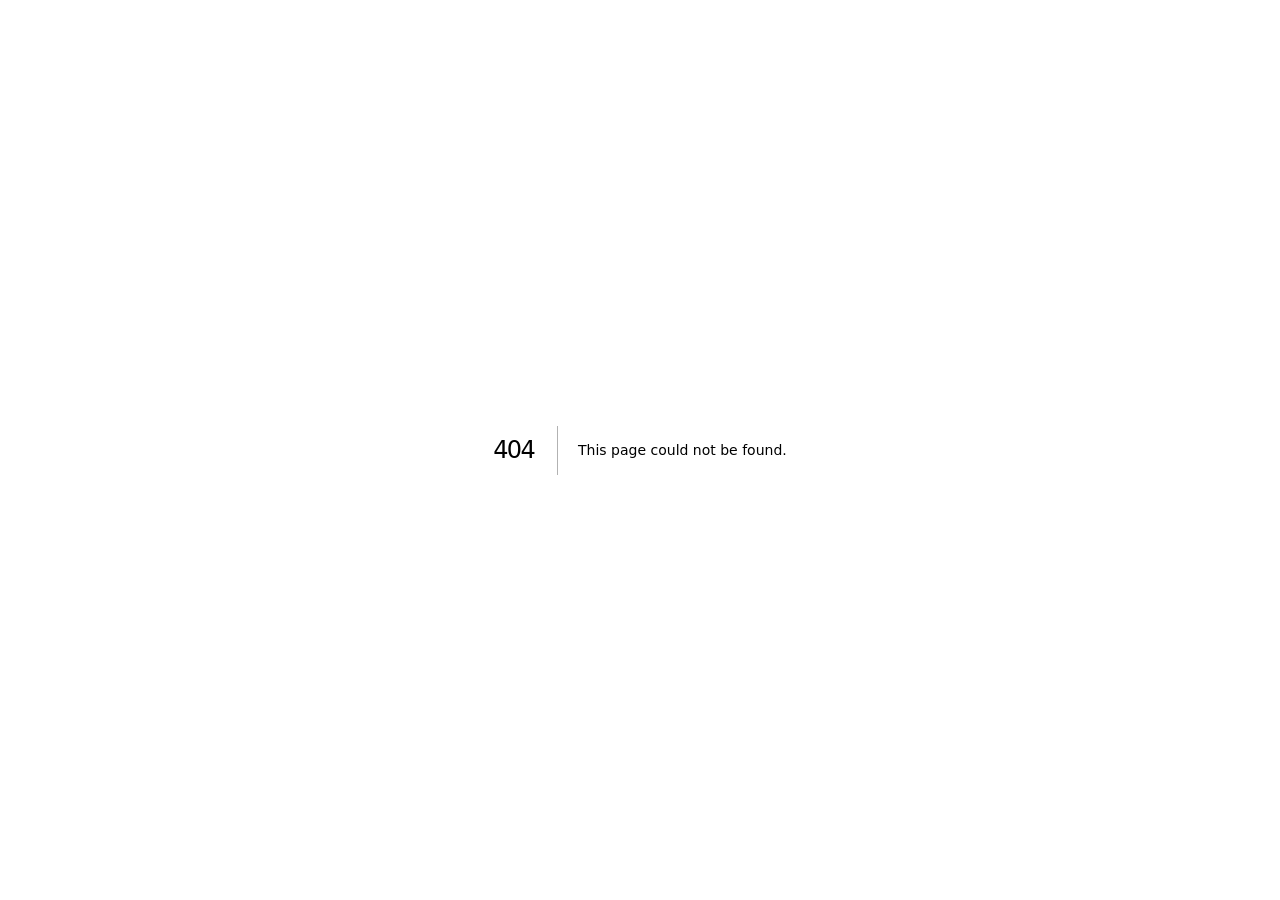
<file: 404/index.html>
<!DOCTYPE html><html lang="en"><head><meta charSet="utf-8"/><meta name="viewport" content="width=device-width, initial-scale=1"/><link rel="stylesheet" href="/_next/static/chunks/0poh081y3-xu6.css" data-precedence="next"/><link rel="preload" as="script" fetchPriority="low" href="/_next/static/chunks/0hlda1~upve6~.js"/><script src="/_next/static/chunks/0t2z5hkh7v~~b.js" async=""></script><script src="/_next/static/chunks/07lhk_q6pmm3r.js" async=""></script><script src="/_next/static/chunks/turbopack-0es8qn54222.b.js" async=""></script><script src="/_next/static/chunks/0dbhjjzl8qfwv.js" async=""></script><meta name="robots" content="noindex"/><meta name="next-size-adjust" content=""/><title>404: This page could not be found.</title><title>Yuliia Liashenko | Junior Business Analyst</title><meta name="description" content="Junior business analyst portfolio featuring Excel data analysis, root cause analysis, process improvement, requirements, and UX research."/><link rel="shortcut icon" href="/favicon.svg"/><link rel="icon" href="/favicon.svg"/><script src="/_next/static/chunks/03~yq9q893hmn.js" noModule=""></script></head><body class="geistsans_f2034289-module__djWkCa__variable geistmono_9f7f9e31-module__BFlC-q__variable antialiased"><div hidden=""><!--$--><!--/$--></div><div style="font-family:system-ui,&quot;Segoe UI&quot;,Roboto,Helvetica,Arial,sans-serif,&quot;Apple Color Emoji&quot;,&quot;Segoe UI Emoji&quot;;height:100vh;text-align:center;display:flex;flex-direction:column;align-items:center;justify-content:center"><div><style>body{color:#000;background:#fff;margin:0}.next-error-h1{border-right:1px solid rgba(0,0,0,.3)}@media (prefers-color-scheme:dark){body{color:#fff;background:#000}.next-error-h1{border-right:1px solid rgba(255,255,255,.3)}}</style><h1 class="next-error-h1" style="display:inline-block;margin:0 20px 0 0;padding:0 23px 0 0;font-size:24px;font-weight:500;vertical-align:top;line-height:49px">404</h1><div style="display:inline-block"><h2 style="font-size:14px;font-weight:400;line-height:49px;margin:0">This page could not be found.</h2></div></div></div><!--$--><!--/$--><script src="/_next/static/chunks/0hlda1~upve6~.js" id="_R_" async=""></script><script>(self.__next_f=self.__next_f||[]).push([0])</script><script>self.__next_f.push([1,"1:\"$Sreact.fragment\"\n2:I[39756,[\"/_next/static/chunks/0dbhjjzl8qfwv.js\"],\"default\"]\n3:I[37457,[\"/_next/static/chunks/0dbhjjzl8qfwv.js\"],\"default\"]\n4:I[97367,[\"/_next/static/chunks/0dbhjjzl8qfwv.js\"],\"OutletBoundary\"]\n5:\"$Sreact.suspense\"\n8:I[97367,[\"/_next/static/chunks/0dbhjjzl8qfwv.js\"],\"ViewportBoundary\"]\na:I[97367,[\"/_next/static/chunks/0dbhjjzl8qfwv.js\"],\"MetadataBoundary\"]\nc:I[68027,[\"/_next/static/chunks/0dbhjjzl8qfwv.js\"],\"default\",1]\n:HL[\"/_next/static/chunks/0poh081y3-xu6.css\",\"style\"]\n"])</script><script>self.__next_f.push([1,"0:{\"P\":null,\"c\":[\"\",\"_not-found\",\"\"],\"q\":\"\",\"i\":false,\"f\":[[[\"\",{\"children\":[\"/_not-found\",{\"children\":[\"__PAGE__\",{}]}]},\"$undefined\",\"$undefined\",16],[[\"$\",\"$1\",\"c\",{\"children\":[[[\"$\",\"link\",\"0\",{\"rel\":\"stylesheet\",\"href\":\"/_next/static/chunks/0poh081y3-xu6.css\",\"precedence\":\"next\",\"crossOrigin\":\"$undefined\",\"nonce\":\"$undefined\"}],[\"$\",\"script\",\"script-0\",{\"src\":\"/_next/static/chunks/0dbhjjzl8qfwv.js\",\"async\":true,\"nonce\":\"$undefined\"}]],[\"$\",\"html\",null,{\"lang\":\"en\",\"children\":[\"$\",\"body\",null,{\"className\":\"geistsans_f2034289-module__djWkCa__variable geistmono_9f7f9e31-module__BFlC-q__variable antialiased\",\"children\":[\"$\",\"$L2\",null,{\"parallelRouterKey\":\"children\",\"error\":\"$undefined\",\"errorStyles\":\"$undefined\",\"errorScripts\":\"$undefined\",\"template\":[\"$\",\"$L3\",null,{}],\"templateStyles\":\"$undefined\",\"templateScripts\":\"$undefined\",\"notFound\":[[[\"$\",\"title\",null,{\"children\":\"404: This page could not be found.\"}],[\"$\",\"div\",null,{\"style\":{\"fontFamily\":\"system-ui,\\\"Segoe UI\\\",Roboto,Helvetica,Arial,sans-serif,\\\"Apple Color Emoji\\\",\\\"Segoe UI Emoji\\\"\",\"height\":\"100vh\",\"textAlign\":\"center\",\"display\":\"flex\",\"flexDirection\":\"column\",\"alignItems\":\"center\",\"justifyContent\":\"center\"},\"children\":[\"$\",\"div\",null,{\"children\":[[\"$\",\"style\",null,{\"dangerouslySetInnerHTML\":{\"__html\":\"body{color:#000;background:#fff;margin:0}.next-error-h1{border-right:1px solid rgba(0,0,0,.3)}@media (prefers-color-scheme:dark){body{color:#fff;background:#000}.next-error-h1{border-right:1px solid rgba(255,255,255,.3)}}\"}}],[\"$\",\"h1\",null,{\"className\":\"next-error-h1\",\"style\":{\"display\":\"inline-block\",\"margin\":\"0 20px 0 0\",\"padding\":\"0 23px 0 0\",\"fontSize\":24,\"fontWeight\":500,\"verticalAlign\":\"top\",\"lineHeight\":\"49px\"},\"children\":404}],[\"$\",\"div\",null,{\"style\":{\"display\":\"inline-block\"},\"children\":[\"$\",\"h2\",null,{\"style\":{\"fontSize\":14,\"fontWeight\":400,\"lineHeight\":\"49px\",\"margin\":0},\"children\":\"This page could not be found.\"}]}]]}]}]],[]],\"forbidden\":\"$undefined\",\"unauthorized\":\"$undefined\"}]}]}]]}],{\"children\":[[\"$\",\"$1\",\"c\",{\"children\":[null,[\"$\",\"$L2\",null,{\"parallelRouterKey\":\"children\",\"error\":\"$undefined\",\"errorStyles\":\"$undefined\",\"errorScripts\":\"$undefined\",\"template\":[\"$\",\"$L3\",null,{}],\"templateStyles\":\"$undefined\",\"templateScripts\":\"$undefined\",\"notFound\":\"$undefined\",\"forbidden\":\"$undefined\",\"unauthorized\":\"$undefined\"}]]}],{\"children\":[[\"$\",\"$1\",\"c\",{\"children\":[[[\"$\",\"title\",null,{\"children\":\"404: This page could not be found.\"}],[\"$\",\"div\",null,{\"style\":\"$0:f:0:1:0:props:children:1:props:children:props:children:props:notFound:0:1:props:style\",\"children\":[\"$\",\"div\",null,{\"children\":[[\"$\",\"style\",null,{\"dangerouslySetInnerHTML\":{\"__html\":\"body{color:#000;background:#fff;margin:0}.next-error-h1{border-right:1px solid rgba(0,0,0,.3)}@media (prefers-color-scheme:dark){body{color:#fff;background:#000}.next-error-h1{border-right:1px solid rgba(255,255,255,.3)}}\"}}],[\"$\",\"h1\",null,{\"className\":\"next-error-h1\",\"style\":\"$0:f:0:1:0:props:children:1:props:children:props:children:props:notFound:0:1:props:children:props:children:1:props:style\",\"children\":404}],[\"$\",\"div\",null,{\"style\":\"$0:f:0:1:0:props:children:1:props:children:props:children:props:notFound:0:1:props:children:props:children:2:props:style\",\"children\":[\"$\",\"h2\",null,{\"style\":\"$0:f:0:1:0:props:children:1:props:children:props:children:props:notFound:0:1:props:children:props:children:2:props:children:props:style\",\"children\":\"This page could not be found.\"}]}]]}]}]],null,[\"$\",\"$L4\",null,{\"children\":[\"$\",\"$5\",null,{\"name\":\"Next.MetadataOutlet\",\"children\":\"$@6\"}]}]]}],{},null,false,null]},null,false,\"$@7\"]},null,false,null],[\"$\",\"$1\",\"h\",{\"children\":[[\"$\",\"meta\",null,{\"name\":\"robots\",\"content\":\"noindex\"}],[\"$\",\"$L8\",null,{\"children\":\"$L9\"}],[\"$\",\"div\",null,{\"hidden\":true,\"children\":[\"$\",\"$La\",null,{\"children\":[\"$\",\"$5\",null,{\"name\":\"Next.Metadata\",\"children\":\"$Lb\"}]}]}],[\"$\",\"meta\",null,{\"name\":\"next-size-adjust\",\"content\":\"\"}]]}],false]],\"m\":\"$undefined\",\"G\":[\"$c\",[[\"$\",\"link\",\"0\",{\"rel\":\"stylesheet\",\"href\":\"/_next/static/chunks/0poh081y3-xu6.css\",\"precedence\":\"next\",\"crossOrigin\":\"$undefined\",\"nonce\":\"$undefined\"}]]],\"S\":true,\"h\":null,\"s\":\"$undefined\",\"l\":\"$undefined\",\"p\":\"$undefined\",\"d\":\"$undefined\",\"b\":\"Co1QjpNkBB5paY2JuYKSe\"}\n"])</script><script>self.__next_f.push([1,"d:[]\n7:\"$Wd\"\n"])</script><script>self.__next_f.push([1,"9:[[\"$\",\"meta\",\"0\",{\"charSet\":\"utf-8\"}],[\"$\",\"meta\",\"1\",{\"name\":\"viewport\",\"content\":\"width=device-width, initial-scale=1\"}]]\n"])</script><script>self.__next_f.push([1,"e:I[27201,[\"/_next/static/chunks/0dbhjjzl8qfwv.js\"],\"IconMark\"]\n6:null\nb:[[\"$\",\"title\",\"0\",{\"children\":\"Yuliia Liashenko | Junior Business Analyst\"}],[\"$\",\"meta\",\"1\",{\"name\":\"description\",\"content\":\"Junior business analyst portfolio featuring Excel data analysis, root cause analysis, process improvement, requirements, and UX research.\"}],[\"$\",\"link\",\"2\",{\"rel\":\"shortcut icon\",\"href\":\"/favicon.svg\"}],[\"$\",\"link\",\"3\",{\"rel\":\"icon\",\"href\":\"/favicon.svg\"}],[\"$\",\"$Le\",\"4\",{}]]\n"])</script></body></html>
</file>
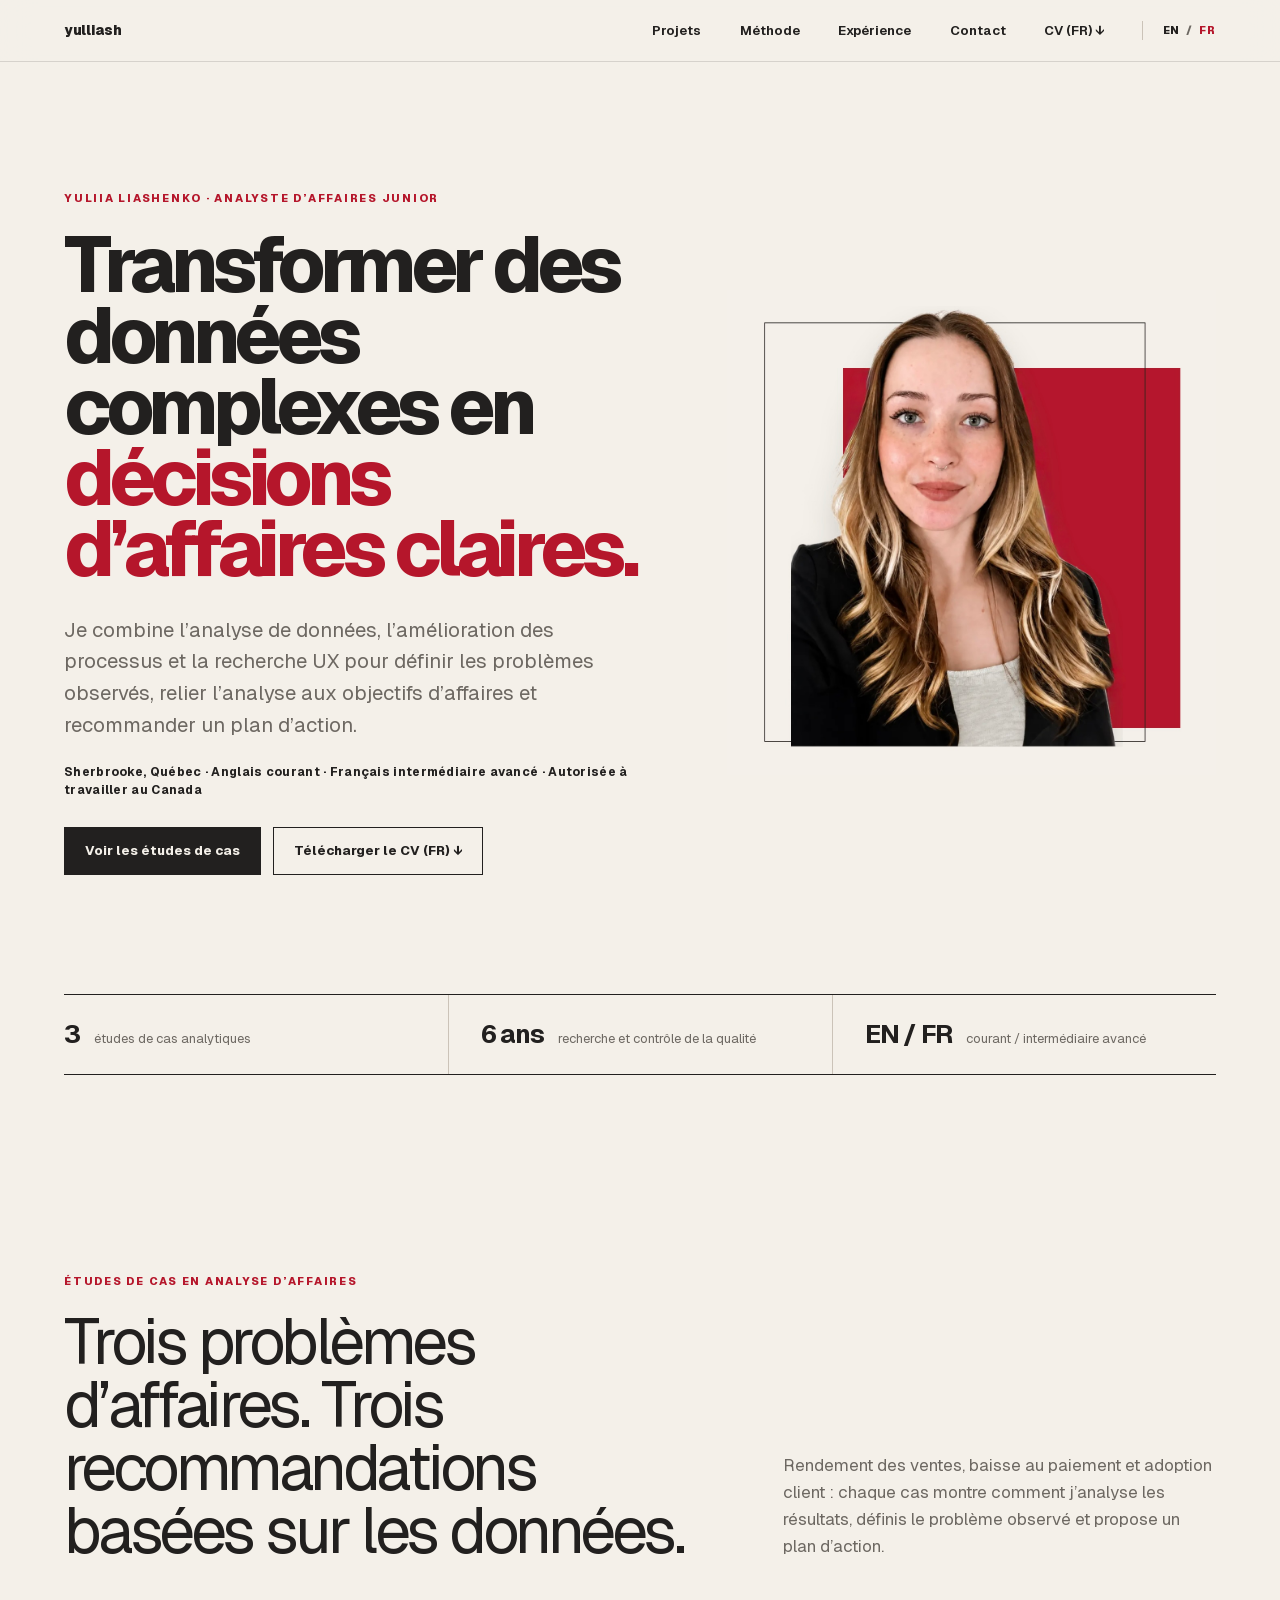
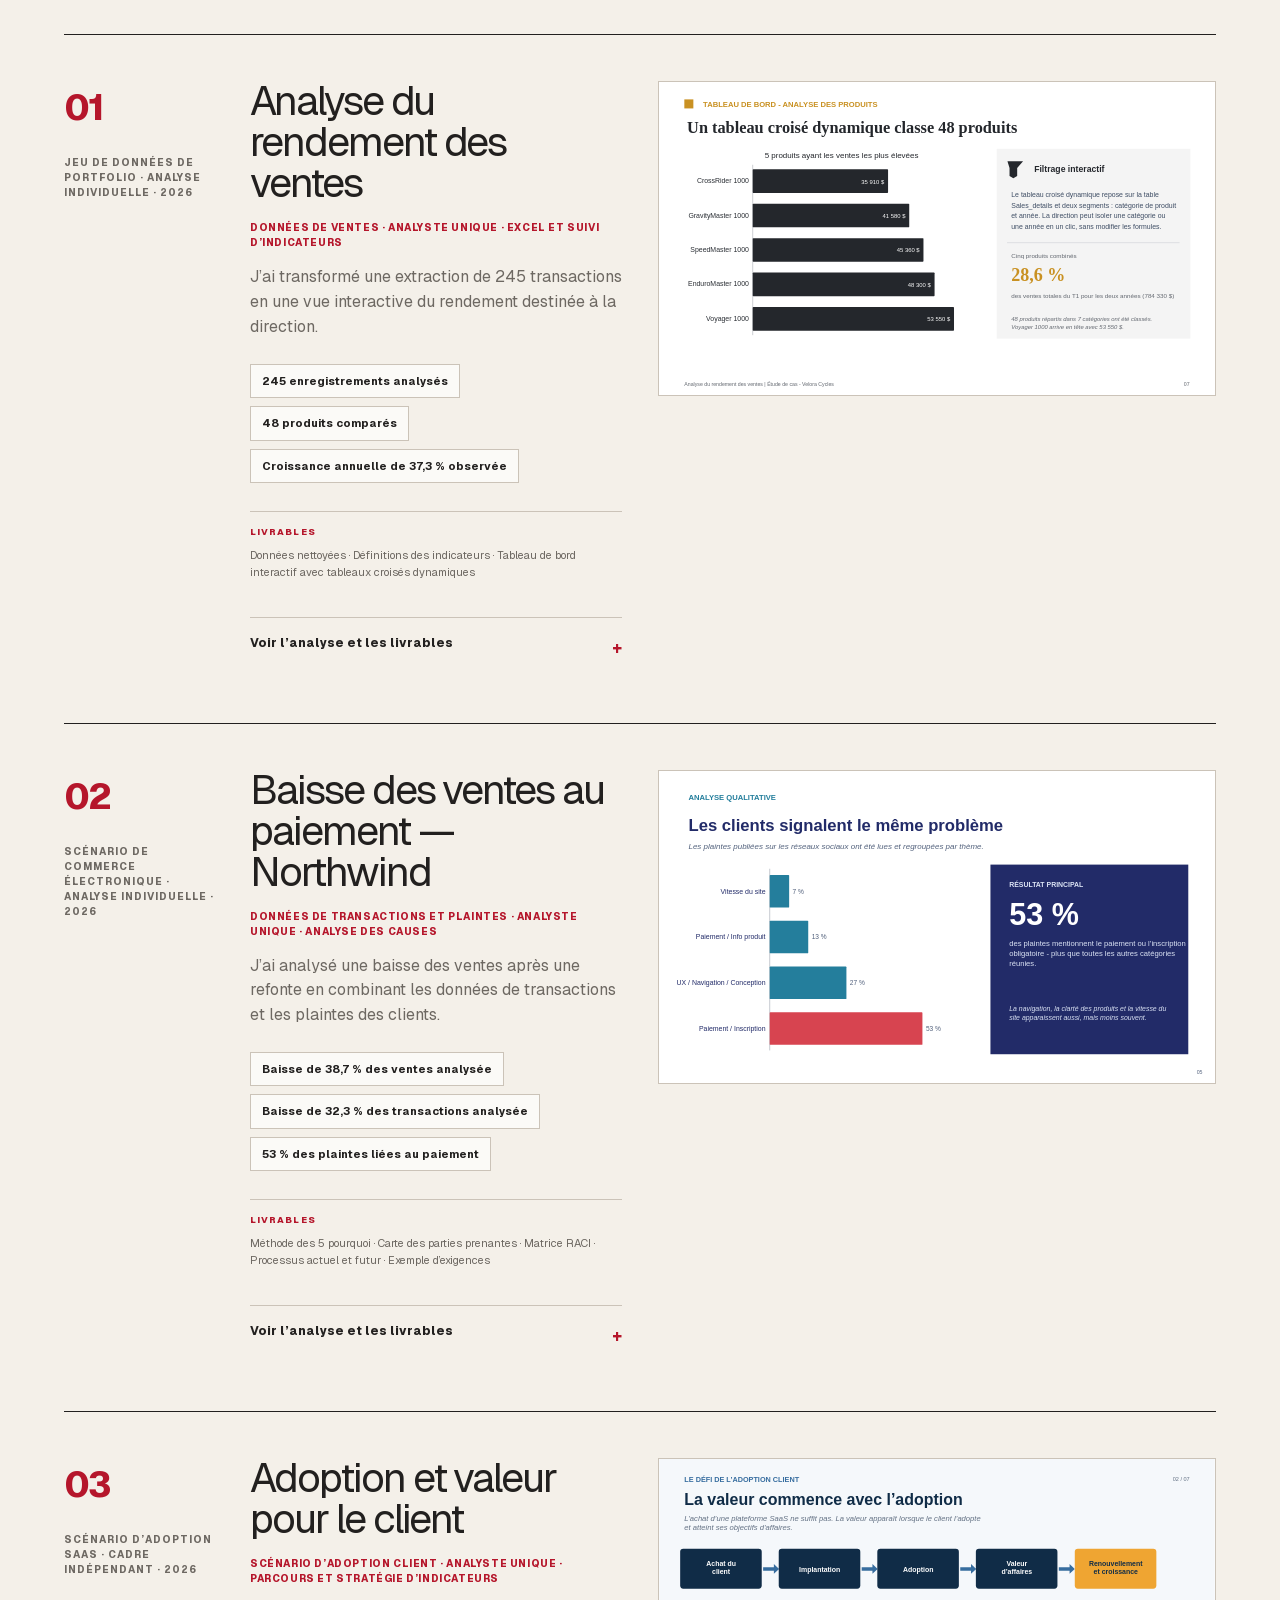
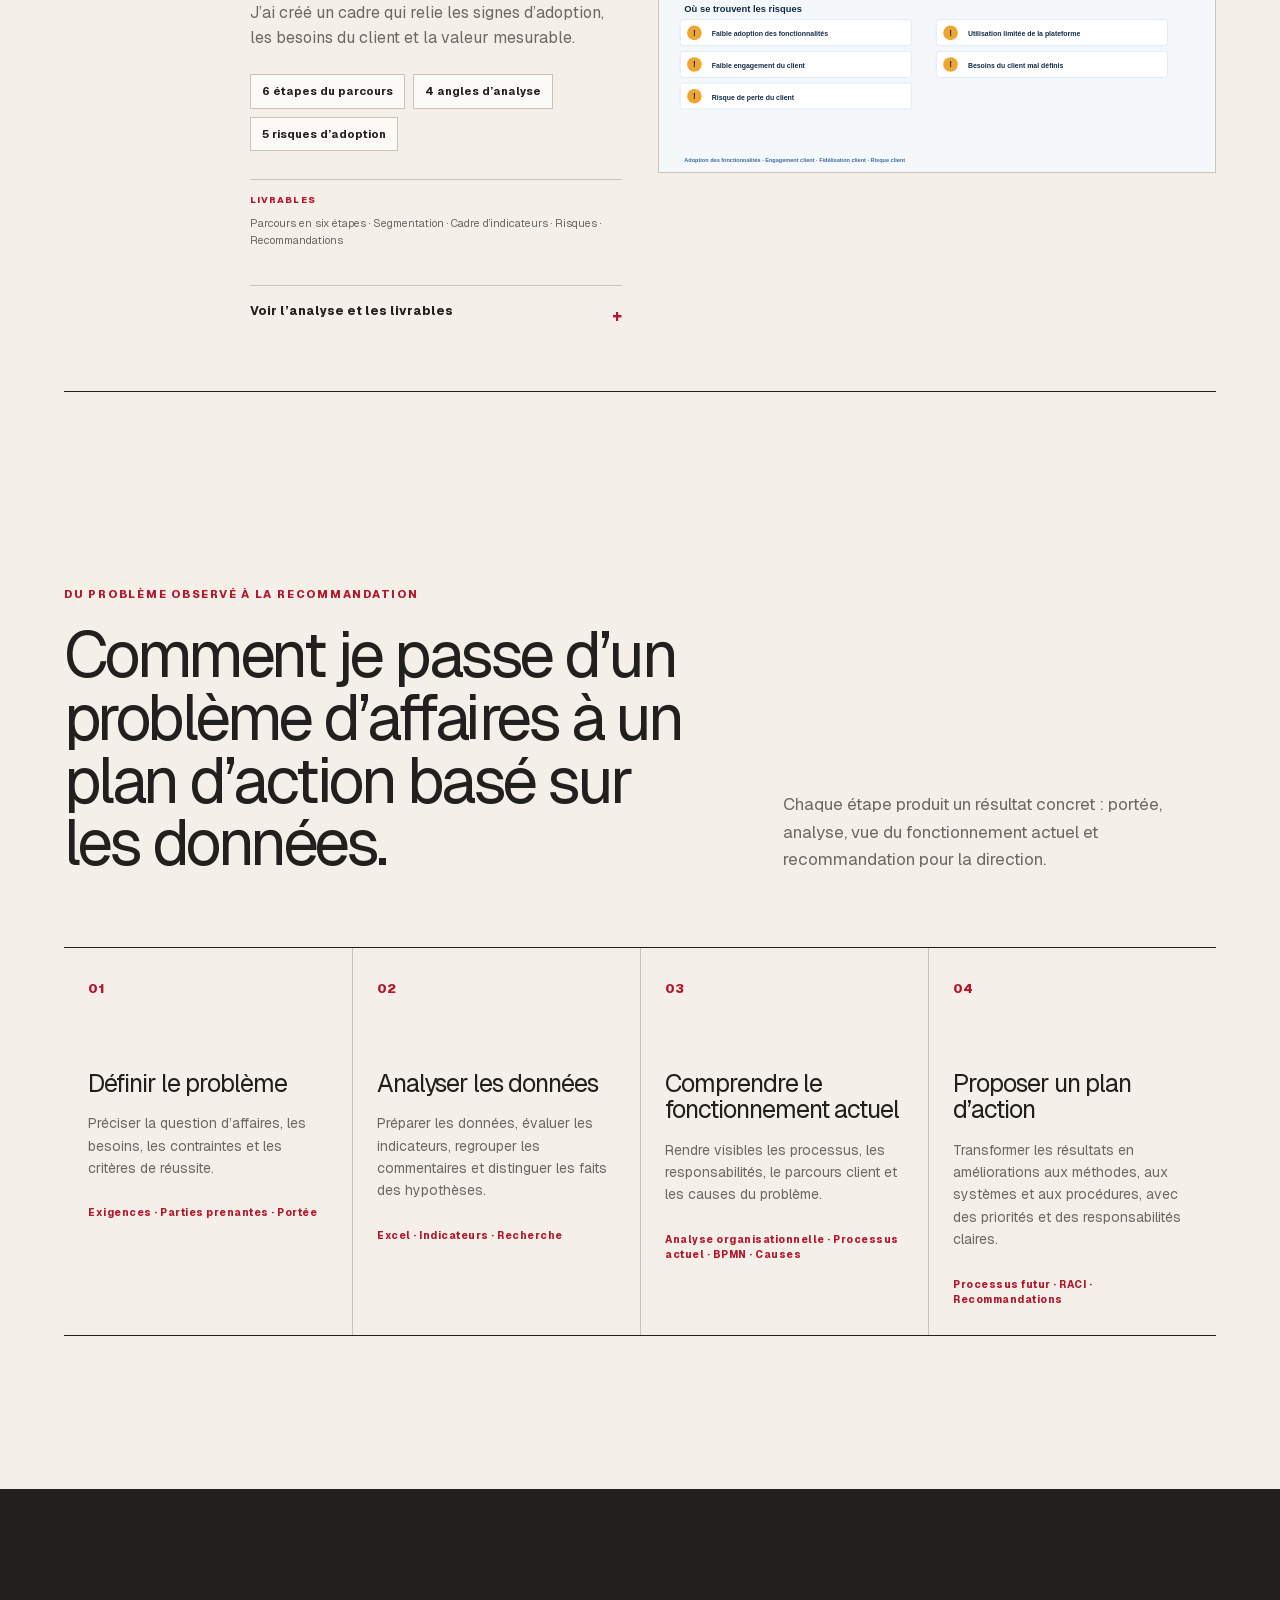
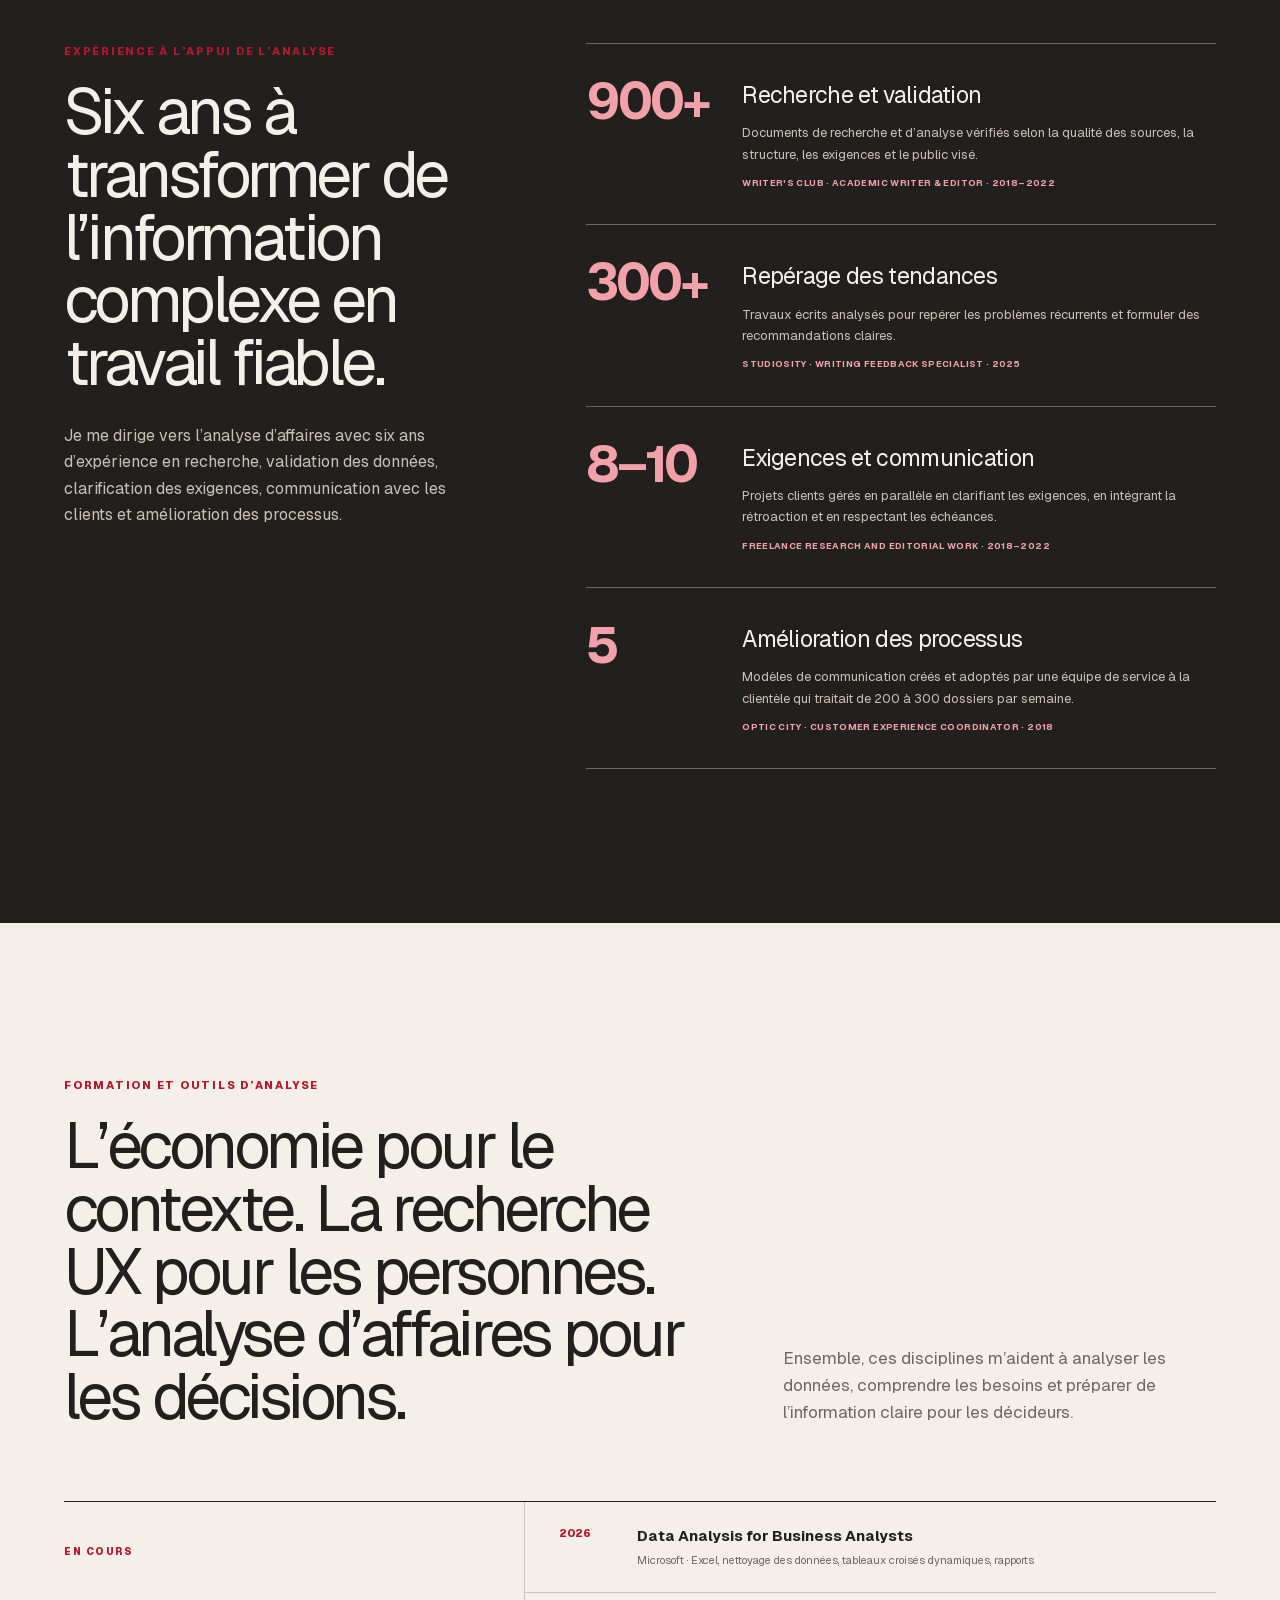
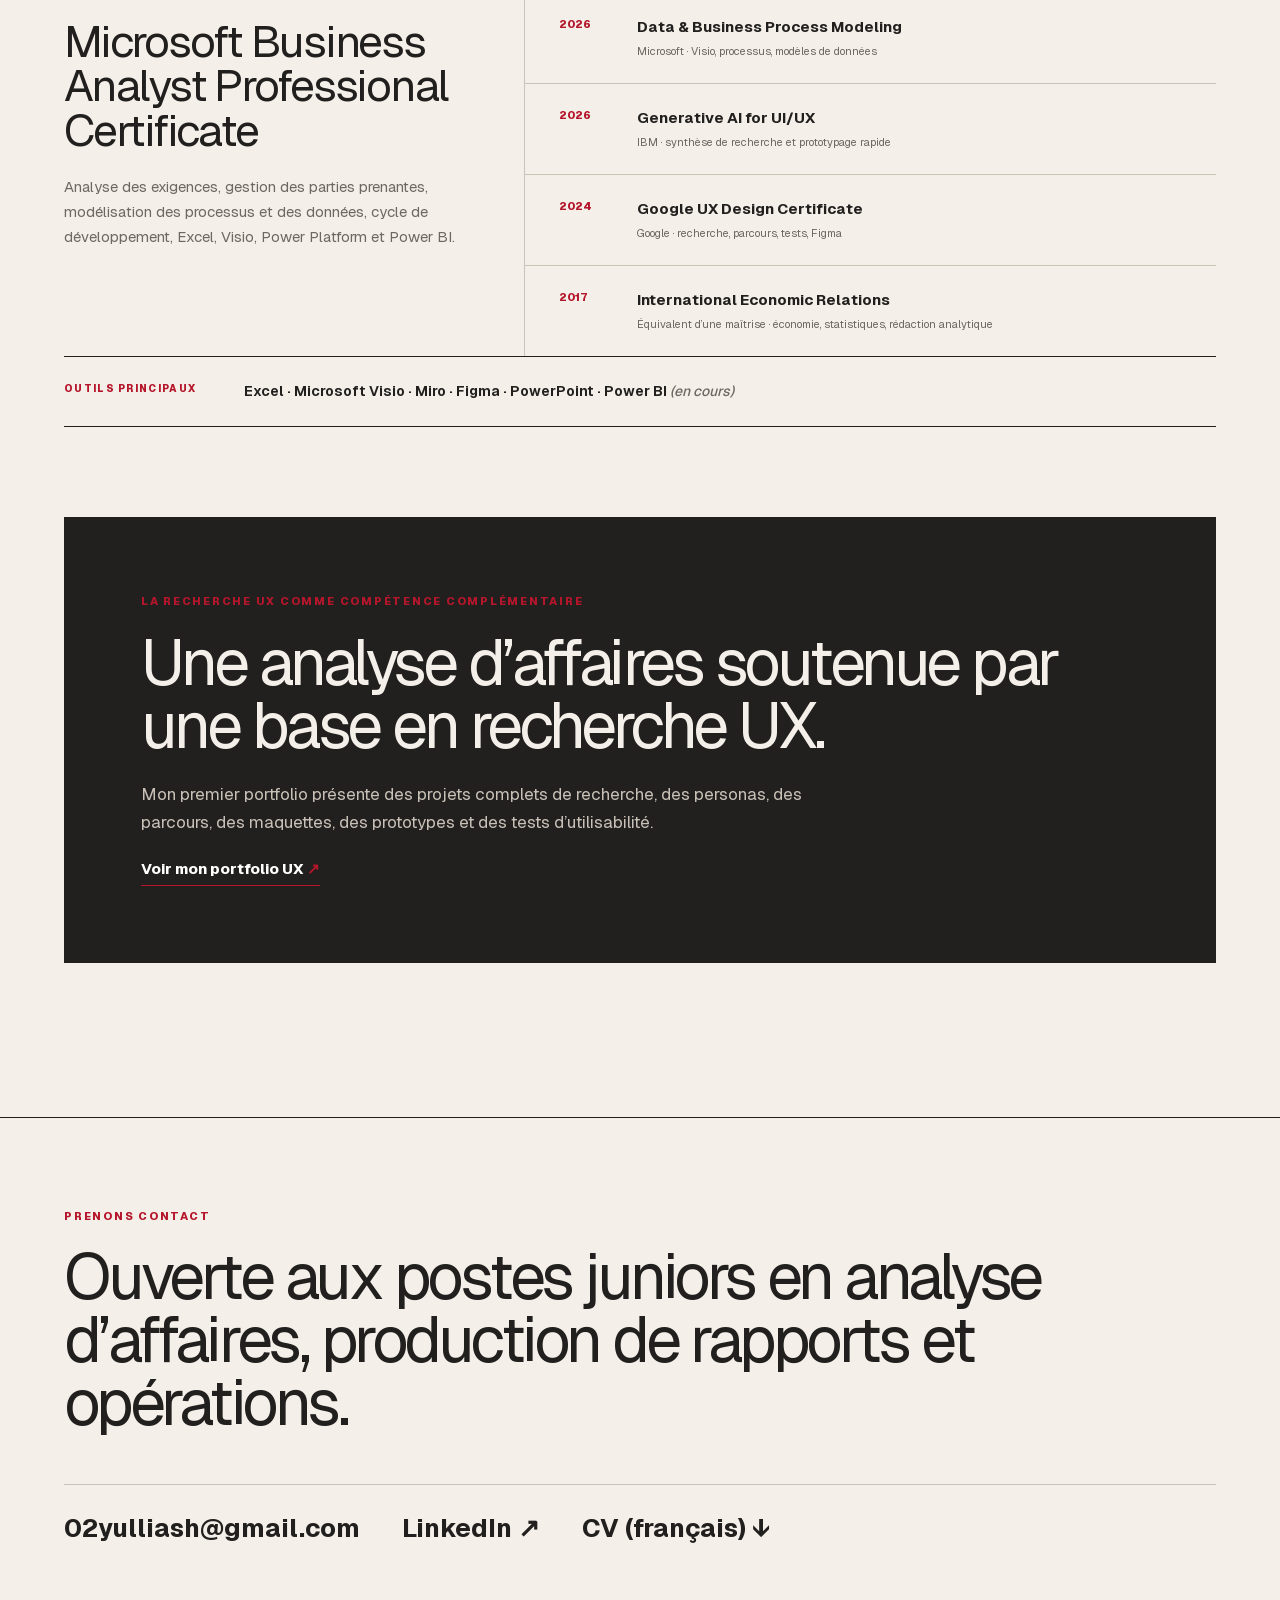
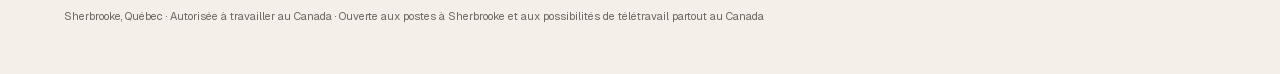
<file: fr/index.html>
<!DOCTYPE html><html lang="en"><head><meta charSet="utf-8"/><meta name="viewport" content="width=device-width, initial-scale=1"/><link rel="preload" href="/_next/static/media/geist_latin-s.p.13htaj1cmiief.woff2" as="font" crossorigin="" type="font/woff2"/><link rel="preload" href="/_next/static/media/geist_mono_latin-s.p.0.q-h669a_dqa.woff2" as="font" crossorigin="" type="font/woff2"/><link rel="preload" href="/projects/yuliia-hero-final.jpeg" as="image"/><link rel="stylesheet" href="/_next/static/chunks/0poh081y3-xu6.css" data-precedence="next"/><link rel="stylesheet" href="/hero-portrait.css"/><link rel="preload" as="script" fetchPriority="low" href="/_next/static/chunks/0hlda1~upve6~.js"/><script src="/_next/static/chunks/0t2z5hkh7v~~b.js" async=""></script><script src="/_next/static/chunks/07lhk_q6pmm3r.js" async=""></script><script src="/_next/static/chunks/turbopack-0es8qn54222.b.js" async=""></script><script src="/_next/static/chunks/0dbhjjzl8qfwv.js" async=""></script><script src="/_next/static/chunks/05grqcpv0w7_d.js" async=""></script><meta name="next-size-adjust" content=""/><title>Yuliia Liashenko | Analyste d’affaires junior</title><meta name="description" content="Portfolio d’une analyste d’affaires junior : analyse de données, amélioration des processus, exigences, recommandations et recherche UX."/><link rel="shortcut icon" href="/favicon.svg"/><link rel="icon" href="/favicon.svg"/><script src="/_next/static/chunks/03~yq9q893hmn.js" noModule=""></script></head><body class="geistsans_f2034289-module__djWkCa__variable geistmono_9f7f9e31-module__BFlC-q__variable antialiased"><div hidden=""><!--$--><!--/$--></div><main lang="fr-CA" class="locale-fr"><header class="site-header"><a class="brand" href="#top" aria-label="Yuliia Liashenko, haut de la page">yulliash</a><nav aria-label="Navigation principale"><a href="#work">Projets</a><a href="#approach">Méthode</a><a href="#experience">Expérience</a><a href="#contact">Contact</a><a href="/Yuliia-Liashenko-CV-FR.pdf" download="">CV (FR) ↓</a><div class="language-switch" aria-label="Choisir la langue"><a href="/" lang="en-CA">EN</a><span aria-hidden="true">/</span><span aria-current="page">FR</span></div></nav></header><section class="hero" id="top"><div class="hero-copy"><p class="eyebrow">YULIIA LIASHENKO · ANALYSTE D’AFFAIRES JUNIOR</p><h1>Transformer des données complexes en<!-- --> <em>décisions d’affaires claires.</em></h1><p class="hero-intro">Je combine l’analyse de données, l’amélioration des processus et la recherche UX pour définir les problèmes observés, relier l’analyse aux objectifs d’affaires et recommander un plan d’action.</p><p class="hero-meta">Sherbrooke, Québec · Anglais courant · Français intermédiaire avancé · Autorisée à travailler au Canada</p><div class="hero-actions"><a class="button button-primary" href="#work">Voir les études de cas</a><a class="button button-secondary" href="/Yuliia-Liashenko-CV-FR.pdf" download="">Télécharger le CV (FR) ↓</a></div></div><figure class="hero-visual"><div class="visual-label"><span>CAS 01 · ANALYSE DES VENTES</span><span>EXCEL · 2026</span></div><img src="/projects/yuliia-hero-final.jpeg" alt="Portrait de Yuliia Liashenko, analyste d'affaires junior"/><figcaption><strong>Des données brutes à une vue pour la direction.</strong><span>Comparaison de deux périodes · 48 produits · 7 catégories</span></figcaption></figure><div class="proof-strip" aria-label="Faits saillants professionnels"><div><strong>3</strong><span>études de cas analytiques</span></div><div><strong>6 ans</strong><span>recherche et contrôle de la qualité</span></div><div><strong>EN / FR</strong><span>courant / intermédiaire avancé</span></div></div></section><section class="work section" id="work"><div class="section-heading"><p class="eyebrow">ÉTUDES DE CAS EN ANALYSE D’AFFAIRES</p><h2>Trois problèmes d’affaires. Trois recommandations basées sur les données.</h2><p>Rendement des ventes, baisse au paiement et adoption client : chaque cas montre comment j’analyse les résultats, définis le problème observé et propose un plan d’action.</p></div><div class="project-list"><article class="project"><div class="project-meta"><span class="project-number">01</span><span>JEU DE DONNÉES DE PORTFOLIO · ANALYSE INDIVIDUELLE · 2026</span></div><div class="project-copy"><h3>Analyse du rendement des ventes</h3><p class="project-scope">Données de ventes · Analyste unique · Excel et suivi d’indicateurs</p><p class="project-thesis">J’ai transformé une extraction de 245 transactions en une vue interactive du rendement destinée à la direction.</p><ul class="metric-list" aria-label="Indicateurs clés — Analyse du rendement des ventes"><li>245 enregistrements analysés</li><li>48 produits comparés</li><li>Croissance annuelle de 37,3 % observée</li></ul><div class="deliverables"><span>LIVRABLES</span><p>Données nettoyées · Définitions des indicateurs · Tableau de bord interactif avec tableaux croisés dynamiques</p></div><details><summary>Voir l’analyse et les livrables<!-- --> <span aria-hidden="true">+</span></summary><div class="case-details"><div><h4>Problème</h4><p>Deux périodes de ventes comparables étaient disponibles, mais il n’y avait aucun moyen fiable de repérer les changements par produit, de comparer le rendement ou de suivre les annulations.</p></div><div><h4>Analyse</h4><p>J’ai nettoyé et structuré les données, extrait les dates, automatisé les calculs liés aux commandes et créé des vues d’indicateurs avec des tableaux croisés dynamiques et des segments.</p></div><div><h4>Résultat et recommandation</h4><p>L’analyse a montré une hausse des ventes de 330,5 k$ à 453,8 k$. Les commandes annulées représentaient 91,6 k$ et demandaient un suivi par la direction.</p></div></div></details></div><figure class="project-image"><img src="/projects/sales-dashboard-fr.svg" alt="Tableau croisé dynamique Excel présentant les cinq produits ayant les ventes les plus élevées, avec filtres et indicateurs" loading="lazy"/></figure></article><article class="project"><div class="project-meta"><span class="project-number">02</span><span>SCÉNARIO DE COMMERCE ÉLECTRONIQUE · ANALYSE INDIVIDUELLE · 2026</span></div><div class="project-copy"><h3>Baisse des ventes au paiement — Northwind</h3><p class="project-scope">Données de transactions et plaintes · Analyste unique · Analyse des causes</p><p class="project-thesis">J’ai analysé une baisse des ventes après une refonte en combinant les données de transactions et les plaintes des clients.</p><ul class="metric-list" aria-label="Indicateurs clés — Baisse des ventes au paiement — Northwind"><li>Baisse de 38,7 % des ventes analysée</li><li>Baisse de 32,3 % des transactions analysée</li><li>53 % des plaintes liées au paiement</li></ul><div class="deliverables"><span>LIVRABLES</span><p>Méthode des 5 pourquoi · Carte des parties prenantes · Matrice RACI · Processus actuel et futur · Exemple d’exigences</p></div><details><summary>Voir l’analyse et les livrables<!-- --> <span aria-hidden="true">+</span></summary><div class="case-details"><div><h4>Problème</h4><p>Une entreprise de commerce électronique auparavant stable a connu une baisse après une refonte. Les équipes ne s’entendaient pas sur la cause : marketing, saisonnalité ou nouvelle expérience.</p></div><div><h4>Analyse</h4><p>J’ai combiné les données quantitatives et qualitatives, puis utilisé la méthode des 5 pourquoi, l’analyse des rôles, la carte des parties prenantes et la matrice RACI pour définir le problème observé.</p></div><div><h4>Résultat et recommandation</h4><p>L’inscription obligatoire pendant le paiement était la cause la plus claire. La recommandation consistait à séparer la collecte des données de la fin de l’achat.</p></div></div><section class="ba-artifact" aria-label="Exemple de livrables d’analyse d’affaires pour Northwind"><div class="artifact-heading"><span>EXEMPLE DE LIVRABLE</span><h4>Processus de paiement et exigences</h4></div><div class="process-comparison"><div><p>FONCTIONNEMENT ACTUEL</p><ol class="process-flow process-flow-current"><li>Panier</li><li>Inscription obligatoire</li><li>Création du compte</li><li>Paiement</li></ol></div><div><p>FONCTIONNEMENT FUTUR</p><ol class="process-flow process-flow-future"><li>Panier</li><li>Invité ou connexion</li><li>Paiement</li><li>Confirmation</li></ol><small>La création d’un compte devient facultative après l’achat.</small></div></div><div class="requirement-grid"><div><span>BR-01</span><p>Le client doit pouvoir terminer son achat sans créer de compte.</p></div><div><span>FR-01</span><p>Le système doit offrir l’option de paiement en tant qu’invité avant de demander l’inscription.</p></div><div><span>AC-01</span><p>Étant donné que le client a des articles dans son panier, lorsqu’il choisit le paiement en tant qu’invité, il peut passer au paiement sans créer de compte.</p></div></div><p class="artifact-note">Livrable de portfolio créé à partir du scénario; il ne s’agit pas d’un changement implanté en production.</p></section></details></div><figure class="project-image"><img src="/projects/northwind-friction-fr.svg" alt="Analyse des plaintes de clients montrant que le paiement et l’inscription sont les problèmes les plus fréquents" loading="lazy"/></figure></article><article class="project"><div class="project-meta"><span class="project-number">03</span><span>SCÉNARIO D’ADOPTION SAAS · CADRE INDÉPENDANT · 2026</span></div><div class="project-copy"><h3>Adoption et valeur pour le client</h3><p class="project-scope">Scénario d’adoption client · Analyste unique · Parcours et stratégie d’indicateurs</p><p class="project-thesis">J’ai créé un cadre qui relie les signes d’adoption, les besoins du client et la valeur mesurable.</p><ul class="metric-list" aria-label="Indicateurs clés — Adoption et valeur pour le client"><li>6 étapes du parcours</li><li>4 angles d’analyse</li><li>5 risques d’adoption</li></ul><div class="deliverables"><span>LIVRABLES</span><p>Parcours en six étapes · Segmentation · Cadre d’indicateurs · Risques · Recommandations</p></div><details><summary>Voir l’analyse et les livrables<!-- --> <span aria-hidden="true">+</span></summary><div class="case-details"><div><h4>Problème</h4><p>Un client SaaS ne reçoit pas toute la valeur au moment de l’achat. Une faible adoption, une utilisation limitée, des responsabilités mal définies et peu d’engagement peuvent mettre le renouvellement à risque.</p></div><div><h4>Analyse</h4><p>J’ai défini le parcours, segmenté les clients, combiné les indicateurs d’utilisation avec les entrevues et les commentaires, puis identifié les problèmes à chaque étape.</p></div><div><h4>Résultat et recommandation</h4><p>J’ai recommandé une formation adaptée, une documentation plus claire, des suivis avec l’équipe responsable du client et une boucle de rétroaction liée aux indicateurs d’adoption et de renouvellement.</p></div></div></details></div><figure class="project-image"><img src="/projects/customer-adoption-fr.svg" alt="Parcours d’adoption client, de l’achat et de l’implantation jusqu’à la valeur d’affaires et au renouvellement" loading="lazy"/></figure></article></div></section><section class="approach section" id="approach"><div class="section-heading"><p class="eyebrow">DU PROBLÈME OBSERVÉ À LA RECOMMANDATION</p><h2>Comment je passe d’un problème d’affaires à un plan d’action basé sur les données.</h2><p>Chaque étape produit un résultat concret : portée, analyse, vue du fonctionnement actuel et recommandation pour la direction.</p></div><ol class="approach-grid"><li><span>01</span><h3>Définir le problème</h3><p>Préciser la question d’affaires, les besoins, les contraintes et les critères de réussite.</p><small>Exigences · Parties prenantes · Portée</small></li><li><span>02</span><h3>Analyser les données</h3><p>Préparer les données, évaluer les indicateurs, regrouper les commentaires et distinguer les faits des hypothèses.</p><small>Excel · Indicateurs · Recherche</small></li><li><span>03</span><h3>Comprendre le fonctionnement actuel</h3><p>Rendre visibles les processus, les responsabilités, le parcours client et les causes du problème.</p><small>Analyse organisationnelle · Processus actuel · BPMN · Causes</small></li><li><span>04</span><h3>Proposer un plan d’action</h3><p>Transformer les résultats en améliorations aux méthodes, aux systèmes et aux procédures, avec des priorités et des responsabilités claires.</p><small>Processus futur · RACI · Recommandations</small></li></ol></section><section class="experience section" id="experience"><div class="experience-lead"><p class="eyebrow">EXPÉRIENCE À L’APPUI DE L’ANALYSE</p><h2>Six ans à transformer de l’information complexe en travail fiable.</h2><p>Je me dirige vers l’analyse d’affaires avec six ans d’expérience en recherche, validation des données, clarification des exigences, communication avec les clients et amélioration des processus.</p></div><div class="experience-list"><article><strong>900+</strong><div><h3>Recherche et validation</h3><p>Documents de recherche et d’analyse vérifiés selon la qualité des sources, la structure, les exigences et le public visé.</p><small>Writer&#x27;s Club · Academic Writer &amp; Editor · 2018–2022</small></div></article><article><strong>300+</strong><div><h3>Repérage des tendances</h3><p>Travaux écrits analysés pour repérer les problèmes récurrents et formuler des recommandations claires.</p><small>Studiosity · Writing Feedback Specialist · 2025</small></div></article><article><strong>8–10</strong><div><h3>Exigences et communication</h3><p>Projets clients gérés en parallèle en clarifiant les exigences, en intégrant la rétroaction et en respectant les échéances.</p><small>Freelance research and editorial work · 2018–2022</small></div></article><article><strong>5</strong><div><h3>Amélioration des processus</h3><p>Modèles de communication créés et adoptés par une équipe de service à la clientèle qui traitait de 200 à 300 dossiers par semaine.</p><small>Optic City · Customer Experience Coordinator · 2018</small></div></article></div></section><section class="training section" id="training"><div class="section-heading"><p class="eyebrow">FORMATION ET OUTILS D’ANALYSE</p><h2>L’économie pour le contexte. La recherche UX pour les personnes. L’analyse d’affaires pour les décisions.</h2><p>Ensemble, ces disciplines m’aident à analyser les données, comprendre les besoins et préparer de l’information claire pour les décideurs.</p></div><div class="training-layout"><div class="training-primary"><p class="training-status">EN COURS</p><h3>Microsoft Business Analyst Professional Certificate</h3><p>Analyse des exigences, gestion des parties prenantes, modélisation des processus et des données, cycle de développement, Excel, Visio, Power Platform et Power BI.</p></div><ul class="credential-list"><li><span>2026</span><strong>Data Analysis for Business Analysts</strong><small>Microsoft · Excel, nettoyage des données, tableaux croisés dynamiques, rapports</small></li><li><span>2026</span><strong>Data &amp; Business Process Modeling</strong><small>Microsoft · Visio, processus, modèles de données</small></li><li><span>2026</span><strong>Generative AI for UI/UX</strong><small>IBM · synthèse de recherche et prototypage rapide</small></li><li><span>2024</span><strong>Google UX Design Certificate</strong><small>Google · recherche, parcours, tests, Figma</small></li><li><span>2017</span><strong>International Economic Relations</strong><small>Équivalent d’une maîtrise · économie, statistiques, rédaction analytique</small></li></ul></div><div class="tool-line"><span>OUTILS PRINCIPAUX</span><p>Excel · Microsoft Visio · Miro · Figma · PowerPoint · Power BI<!-- --> <em>(en cours)</em></p></div></section><section class="bridge" aria-label="Lien vers le portfolio UX"><p class="eyebrow">LA RECHERCHE UX COMME COMPÉTENCE COMPLÉMENTAIRE</p><h2>Une analyse d’affaires soutenue par une base en recherche UX.</h2><p>Mon premier portfolio présente des projets complets de recherche, des personas, des parcours, des maquettes, des prototypes et des tests d’utilisabilité.</p><a href="https://yulliash.framer.website" target="_blank" rel="noreferrer">Voir mon portfolio UX <span aria-hidden="true">↗</span></a></section><footer id="contact"><p class="eyebrow">PRENONS CONTACT</p><h2>Ouverte aux postes juniors en analyse d’affaires, production de rapports et opérations.</h2><div class="footer-links"><a href="mailto:02yulliash@gmail.com">02yulliash@gmail.com</a><a href="https://www.linkedin.com/in/yulliash/" target="_blank" rel="noreferrer">LinkedIn ↗</a><a href="/Yuliia-Liashenko-CV-FR.pdf" download="">CV (français) ↓</a></div><p class="footer-note">Sherbrooke, Québec · Autorisée à travailler au Canada · Ouverte aux postes à Sherbrooke et aux possibilités de télétravail partout au Canada</p></footer></main><!--$--><!--/$--><script src="/_next/static/chunks/0hlda1~upve6~.js" id="_R_" async=""></script><script>(self.__next_f=self.__next_f||[]).push([0])</script><script>self.__next_f.push([1,"1:\"$Sreact.fragment\"\n2:I[39756,[\"/_next/static/chunks/0dbhjjzl8qfwv.js\"],\"default\"]\n3:I[37457,[\"/_next/static/chunks/0dbhjjzl8qfwv.js\"],\"default\"]\n4:I[69597,[\"/_next/static/chunks/0dbhjjzl8qfwv.js\",\"/_next/static/chunks/05grqcpv0w7_d.js\"],\"default\"]\nf:I[68027,[\"/_next/static/chunks/0dbhjjzl8qfwv.js\"],\"default\",1]\n:HL[\"/_next/static/chunks/0poh081y3-xu6.css\",\"style\"]\n:HL[\"/_next/static/media/geist_latin-s.p.13htaj1cmiief.woff2\",\"font\",{\"crossOrigin\":\"\",\"type\":\"font/woff2\"}]\n:HL[\"/_next/static/media/geist_mono_latin-s.p.0.q-h669a_dqa.woff2\",\"font\",{\"crossOrigin\":\"\",\"type\":\"font/woff2\"}]\n:HL[\"/projects/yuliia-hero-final.jpeg\",\"image\"]\n"])</script><script>self.__next_f.push([1,"0:{\"P\":null,\"c\":[\"\",\"fr\",\"\"],\"q\":\"\",\"i\":false,\"f\":[[[\"\",{\"children\":[\"fr\",{\"children\":[\"__PAGE__\",{}]}]},\"$undefined\",\"$undefined\",16],[[\"$\",\"$1\",\"c\",{\"children\":[[[\"$\",\"link\",\"0\",{\"rel\":\"stylesheet\",\"href\":\"/_next/static/chunks/0poh081y3-xu6.css\",\"precedence\":\"next\",\"crossOrigin\":\"$undefined\",\"nonce\":\"$undefined\"}],[\"$\",\"script\",\"script-0\",{\"src\":\"/_next/static/chunks/0dbhjjzl8qfwv.js\",\"async\":true,\"nonce\":\"$undefined\"}]],[\"$\",\"html\",null,{\"lang\":\"en\",\"children\":[\"$\",\"body\",null,{\"className\":\"geistsans_f2034289-module__djWkCa__variable geistmono_9f7f9e31-module__BFlC-q__variable antialiased\",\"children\":[\"$\",\"$L2\",null,{\"parallelRouterKey\":\"children\",\"error\":\"$undefined\",\"errorStyles\":\"$undefined\",\"errorScripts\":\"$undefined\",\"template\":[\"$\",\"$L3\",null,{}],\"templateStyles\":\"$undefined\",\"templateScripts\":\"$undefined\",\"notFound\":[[[\"$\",\"title\",null,{\"children\":\"404: This page could not be found.\"}],[\"$\",\"div\",null,{\"style\":{\"fontFamily\":\"system-ui,\\\"Segoe UI\\\",Roboto,Helvetica,Arial,sans-serif,\\\"Apple Color Emoji\\\",\\\"Segoe UI Emoji\\\"\",\"height\":\"100vh\",\"textAlign\":\"center\",\"display\":\"flex\",\"flexDirection\":\"column\",\"alignItems\":\"center\",\"justifyContent\":\"center\"},\"children\":[\"$\",\"div\",null,{\"children\":[[\"$\",\"style\",null,{\"dangerouslySetInnerHTML\":{\"__html\":\"body{color:#000;background:#fff;margin:0}.next-error-h1{border-right:1px solid rgba(0,0,0,.3)}@media (prefers-color-scheme:dark){body{color:#fff;background:#000}.next-error-h1{border-right:1px solid rgba(255,255,255,.3)}}\"}}],[\"$\",\"h1\",null,{\"className\":\"next-error-h1\",\"style\":{\"display\":\"inline-block\",\"margin\":\"0 20px 0 0\",\"padding\":\"0 23px 0 0\",\"fontSize\":24,\"fontWeight\":500,\"verticalAlign\":\"top\",\"lineHeight\":\"49px\"},\"children\":404}],[\"$\",\"div\",null,{\"style\":{\"display\":\"inline-block\"},\"children\":[\"$\",\"h2\",null,{\"style\":{\"fontSize\":14,\"fontWeight\":400,\"lineHeight\":\"49px\",\"margin\":0},\"children\":\"This page could not be found.\"}]}]]}]}]],[]],\"forbidden\":\"$undefined\",\"unauthorized\":\"$undefined\"}]}]}]]}],{\"children\":[[\"$\",\"$1\",\"c\",{\"children\":[[[\"$\",\"script\",\"script-0\",{\"src\":\"/_next/static/chunks/05grqcpv0w7_d.js\",\"async\":true,\"nonce\":\"$undefined\"}]],[[\"$\",\"$L4\",null,{}],[\"$\",\"$L2\",null,{\"parallelRouterKey\":\"children\",\"error\":\"$undefined\",\"errorStyles\":\"$undefined\",\"errorScripts\":\"$undefined\",\"template\":[\"$\",\"$L3\",null,{}],\"templateStyles\":\"$undefined\",\"templateScripts\":\"$undefined\",\"notFound\":\"$undefined\",\"forbidden\":\"$undefined\",\"unauthorized\":\"$undefined\"}]]]}],{\"children\":[[\"$\",\"$1\",\"c\",{\"children\":[[\"$\",\"main\",null,{\"lang\":\"fr-CA\",\"className\":\"locale-fr\",\"children\":[[\"$\",\"header\",null,{\"className\":\"site-header\",\"children\":[[\"$\",\"a\",null,{\"className\":\"brand\",\"href\":\"#top\",\"aria-label\":\"Yuliia Liashenko, haut de la page\",\"children\":\"yulliash\"}],[\"$\",\"nav\",null,{\"aria-label\":\"Navigation principale\",\"children\":[[\"$\",\"a\",null,{\"href\":\"#work\",\"children\":\"Projets\"}],[\"$\",\"a\",null,{\"href\":\"#approach\",\"children\":\"Méthode\"}],[\"$\",\"a\",null,{\"href\":\"#experience\",\"children\":\"Expérience\"}],[\"$\",\"a\",null,{\"href\":\"#contact\",\"children\":\"Contact\"}],[\"$\",\"a\",null,{\"href\":\"/Yuliia-Liashenko-CV-FR.pdf\",\"download\":true,\"children\":\"CV (FR) ↓\"}],[\"$\",\"div\",null,{\"className\":\"language-switch\",\"aria-label\":\"Choisir la langue\",\"children\":[[\"$\",\"a\",null,{\"href\":\"/\",\"lang\":\"en-CA\",\"children\":\"EN\"}],[\"$\",\"span\",null,{\"aria-hidden\":\"true\",\"children\":\"/\"}],[\"$\",\"span\",null,{\"aria-current\":\"page\",\"children\":\"FR\"}]]}]]}]]}],[\"$\",\"section\",null,{\"className\":\"hero\",\"id\":\"top\",\"children\":[[\"$\",\"div\",null,{\"className\":\"hero-copy\",\"children\":[[\"$\",\"p\",null,{\"className\":\"eyebrow\",\"children\":\"YULIIA LIASHENKO · ANALYSTE D’AFFAIRES JUNIOR\"}],[\"$\",\"h1\",null,{\"children\":[\"Transformer des données complexes en\",\" \",[\"$\",\"em\",null,{\"children\":\"décisions d’affaires claires.\"}]]}],[\"$\",\"p\",null,{\"className\":\"hero-intro\",\"children\":\"Je combine l’analyse de données, l’amélioration des processus et la recherche UX pour définir les problèmes observés, relier l’analyse aux objectifs d’affaires et recommander un plan d’action.\"}],[\"$\",\"p\",null,{\"className\":\"hero-meta\",\"children\":\"Sherbrooke, Québec · Anglais courant · Français intermédiaire avancé · Autorisée à travailler au Canada\"}],[\"$\",\"div\",null,{\"className\":\"hero-actions\",\"children\":[[\"$\",\"a\",null,{\"className\":\"button button-primary\",\"href\":\"#work\",\"children\":\"Voir les études de cas\"}],[\"$\",\"a\",null,{\"className\":\"button button-secondary\",\"href\":\"/Yuliia-Liashenko-CV-FR.pdf\",\"download\":true,\"children\":\"Télécharger le CV (FR) ↓\"}]]}]]}],[\"$\",\"figure\",null,{\"className\":\"hero-visual\",\"children\":[[\"$\",\"div\",null,{\"className\":\"visual-label\",\"children\":[[\"$\",\"span\",null,{\"children\":\"CAS 01 · ANALYSE DES VENTES\"}],[\"$\",\"span\",null,{\"children\":\"EXCEL · 2026\"}]]}],[\"$\",\"img\",null,{\"src\":\"/projects/yuliia-hero-final.jpeg\",\"alt\":\"Portrait de Yuliia Liashenko, analyste d'affaires junior\"}],\"$L5\"]}],\"$L6\"]}],\"$L7\",\"$L8\",\"$L9\",\"$La\",\"$Lb\",\"$Lc\"]}],null,\"$Ld\"]}],{},null,false,null]},null,false,null]},null,false,null],\"$Le\",false]],\"m\":\"$undefined\",\"G\":[\"$f\",[\"$L10\"]],\"S\":true,\"h\":null,\"s\":\"$undefined\",\"l\":\"$undefined\",\"p\":\"$undefined\",\"d\":\"$undefined\",\"b\":\"Co1QjpNkBB5paY2JuYKSe\"}\n"])</script><script>self.__next_f.push([1,"18:I[97367,[\"/_next/static/chunks/0dbhjjzl8qfwv.js\"],\"OutletBoundary\"]\n19:\"$Sreact.suspense\"\n1b:I[97367,[\"/_next/static/chunks/0dbhjjzl8qfwv.js\"],\"ViewportBoundary\"]\n1d:I[97367,[\"/_next/static/chunks/0dbhjjzl8qfwv.js\"],\"MetadataBoundary\"]\n5:[\"$\",\"figcaption\",null,{\"children\":[[\"$\",\"strong\",null,{\"children\":\"Des données brutes à une vue pour la direction.\"}],[\"$\",\"span\",null,{\"children\":\"Comparaison de deux périodes · 48 produits · 7 catégories\"}]]}]\n6:[\"$\",\"div\",null,{\"className\":\"proof-strip\",\"aria-label\":\"Faits saillants professionnels\",\"children\":[[\"$\",\"div\",null,{\"children\":[[\"$\",\"strong\",null,{\"children\":\"3\"}],[\"$\",\"span\",null,{\"children\":\"études de cas analytiques\"}]]}],[\"$\",\"div\",null,{\"children\":[[\"$\",\"strong\",null,{\"children\":\"6 ans\"}],[\"$\",\"span\",null,{\"children\":\"recherche et contrôle de la qualité\"}]]}],[\"$\",\"div\",null,{\"children\":[[\"$\",\"strong\",null,{\"children\":\"EN / FR\"}],[\"$\",\"span\",null,{\"children\":\"courant / intermédiaire avancé\"}]]}]]}]\n"])</script><script>self.__next_f.push([1,"7:[\"$\",\"section\",null,{\"className\":\"work section\",\"id\":\"work\",\"children\":[[\"$\",\"div\",null,{\"className\":\"section-heading\",\"children\":[[\"$\",\"p\",null,{\"className\":\"eyebrow\",\"children\":\"ÉTUDES DE CAS EN ANALYSE D’AFFAIRES\"}],[\"$\",\"h2\",null,{\"children\":\"Trois problèmes d’affaires. Trois recommandations basées sur les données.\"}],[\"$\",\"p\",null,{\"children\":\"Rendement des ventes, baisse au paiement et adoption client : chaque cas montre comment j’analyse les résultats, définis le problème observé et propose un plan d’action.\"}]]}],[\"$\",\"div\",null,{\"className\":\"project-list\",\"children\":[[\"$\",\"article\",\"01\",{\"className\":\"project\",\"children\":[[\"$\",\"div\",null,{\"className\":\"project-meta\",\"children\":[[\"$\",\"span\",null,{\"className\":\"project-number\",\"children\":\"01\"}],[\"$\",\"span\",null,{\"children\":\"JEU DE DONNÉES DE PORTFOLIO · ANALYSE INDIVIDUELLE · 2026\"}]]}],[\"$\",\"div\",null,{\"className\":\"project-copy\",\"children\":[[\"$\",\"h3\",null,{\"children\":\"Analyse du rendement des ventes\"}],[\"$\",\"p\",null,{\"className\":\"project-scope\",\"children\":\"Données de ventes · Analyste unique · Excel et suivi d’indicateurs\"}],[\"$\",\"p\",null,{\"className\":\"project-thesis\",\"children\":\"J’ai transformé une extraction de 245 transactions en une vue interactive du rendement destinée à la direction.\"}],[\"$\",\"ul\",null,{\"className\":\"metric-list\",\"aria-label\":\"Indicateurs clés — Analyse du rendement des ventes\",\"children\":[[\"$\",\"li\",\"245 enregistrements analysés\",{\"children\":\"245 enregistrements analysés\"}],[\"$\",\"li\",\"48 produits comparés\",{\"children\":\"48 produits comparés\"}],[\"$\",\"li\",\"Croissance annuelle de 37,3 % observée\",{\"children\":\"Croissance annuelle de 37,3 % observée\"}]]}],[\"$\",\"div\",null,{\"className\":\"deliverables\",\"children\":[[\"$\",\"span\",null,{\"children\":\"LIVRABLES\"}],[\"$\",\"p\",null,{\"children\":\"Données nettoyées · Définitions des indicateurs · Tableau de bord interactif avec tableaux croisés dynamiques\"}]]}],[\"$\",\"details\",null,{\"children\":[[\"$\",\"summary\",null,{\"children\":[\"Voir l’analyse et les livrables\",\" \",[\"$\",\"span\",null,{\"aria-hidden\":\"true\",\"children\":\"+\"}]]}],[\"$\",\"div\",null,{\"className\":\"case-details\",\"children\":[[\"$\",\"div\",null,{\"children\":[[\"$\",\"h4\",null,{\"children\":\"Problème\"}],[\"$\",\"p\",null,{\"children\":\"Deux périodes de ventes comparables étaient disponibles, mais il n’y avait aucun moyen fiable de repérer les changements par produit, de comparer le rendement ou de suivre les annulations.\"}]]}],[\"$\",\"div\",null,{\"children\":[[\"$\",\"h4\",null,{\"children\":\"Analyse\"}],[\"$\",\"p\",null,{\"children\":\"J’ai nettoyé et structuré les données, extrait les dates, automatisé les calculs liés aux commandes et créé des vues d’indicateurs avec des tableaux croisés dynamiques et des segments.\"}]]}],[\"$\",\"div\",null,{\"children\":[[\"$\",\"h4\",null,{\"children\":\"Résultat et recommandation\"}],[\"$\",\"p\",null,{\"children\":\"L’analyse a montré une hausse des ventes de 330,5 k$ à 453,8 k$. Les commandes annulées représentaient 91,6 k$ et demandaient un suivi par la direction.\"}]]}]]}],false]}]]}],[\"$\",\"figure\",null,{\"className\":\"project-image\",\"children\":[\"$\",\"img\",null,{\"src\":\"/projects/sales-dashboard-fr.svg\",\"alt\":\"Tableau croisé dynamique Excel présentant les cinq produits ayant les ventes les plus élevées, avec filtres et indicateurs\",\"loading\":\"lazy\"}]}]]}],[\"$\",\"article\",\"02\",{\"className\":\"project\",\"children\":[[\"$\",\"div\",null,{\"className\":\"project-meta\",\"children\":[[\"$\",\"span\",null,{\"className\":\"project-number\",\"children\":\"02\"}],[\"$\",\"span\",null,{\"children\":\"SCÉNARIO DE COMMERCE ÉLECTRONIQUE · ANALYSE INDIVIDUELLE · 2026\"}]]}],[\"$\",\"div\",null,{\"className\":\"project-copy\",\"children\":[[\"$\",\"h3\",null,{\"children\":\"Baisse des ventes au paiement — Northwind\"}],[\"$\",\"p\",null,{\"className\":\"project-scope\",\"children\":\"Données de transactions et plaintes · Analyste unique · Analyse des causes\"}],[\"$\",\"p\",null,{\"className\":\"project-thesis\",\"children\":\"J’ai analysé une baisse des ventes après une refonte en combinant les données de transactions et les plaintes des clients.\"}],[\"$\",\"ul\",null,{\"className\":\"metric-list\",\"aria-label\":\"Indicateurs clés — Baisse des ventes au paiement — Northwind\",\"children\":[\"$L11\",\"$L12\",\"$L13\"]}],\"$L14\",\"$L15\"]}],\"$L16\"]}],\"$L17\"]}]]}]\n"])</script><script>self.__next_f.push([1,"8:[\"$\",\"section\",null,{\"className\":\"approach section\",\"id\":\"approach\",\"children\":[[\"$\",\"div\",null,{\"className\":\"section-heading\",\"children\":[[\"$\",\"p\",null,{\"className\":\"eyebrow\",\"children\":\"DU PROBLÈME OBSERVÉ À LA RECOMMANDATION\"}],[\"$\",\"h2\",null,{\"children\":\"Comment je passe d’un problème d’affaires à un plan d’action basé sur les données.\"}],[\"$\",\"p\",null,{\"children\":\"Chaque étape produit un résultat concret : portée, analyse, vue du fonctionnement actuel et recommandation pour la direction.\"}]]}],[\"$\",\"ol\",null,{\"className\":\"approach-grid\",\"children\":[[\"$\",\"li\",null,{\"children\":[[\"$\",\"span\",null,{\"children\":\"01\"}],[\"$\",\"h3\",null,{\"children\":\"Définir le problème\"}],[\"$\",\"p\",null,{\"children\":\"Préciser la question d’affaires, les besoins, les contraintes et les critères de réussite.\"}],[\"$\",\"small\",null,{\"children\":\"Exigences · Parties prenantes · Portée\"}]]}],[\"$\",\"li\",null,{\"children\":[[\"$\",\"span\",null,{\"children\":\"02\"}],[\"$\",\"h3\",null,{\"children\":\"Analyser les données\"}],[\"$\",\"p\",null,{\"children\":\"Préparer les données, évaluer les indicateurs, regrouper les commentaires et distinguer les faits des hypothèses.\"}],[\"$\",\"small\",null,{\"children\":\"Excel · Indicateurs · Recherche\"}]]}],[\"$\",\"li\",null,{\"children\":[[\"$\",\"span\",null,{\"children\":\"03\"}],[\"$\",\"h3\",null,{\"children\":\"Comprendre le fonctionnement actuel\"}],[\"$\",\"p\",null,{\"children\":\"Rendre visibles les processus, les responsabilités, le parcours client et les causes du problème.\"}],[\"$\",\"small\",null,{\"children\":\"Analyse organisationnelle · Processus actuel · BPMN · Causes\"}]]}],[\"$\",\"li\",null,{\"children\":[[\"$\",\"span\",null,{\"children\":\"04\"}],[\"$\",\"h3\",null,{\"children\":\"Proposer un plan d’action\"}],[\"$\",\"p\",null,{\"children\":\"Transformer les résultats en améliorations aux méthodes, aux systèmes et aux procédures, avec des priorités et des responsabilités claires.\"}],[\"$\",\"small\",null,{\"children\":\"Processus futur · RACI · Recommandations\"}]]}]]}]]}]\n"])</script><script>self.__next_f.push([1,"9:[\"$\",\"section\",null,{\"className\":\"experience section\",\"id\":\"experience\",\"children\":[[\"$\",\"div\",null,{\"className\":\"experience-lead\",\"children\":[[\"$\",\"p\",null,{\"className\":\"eyebrow\",\"children\":\"EXPÉRIENCE À L’APPUI DE L’ANALYSE\"}],[\"$\",\"h2\",null,{\"children\":\"Six ans à transformer de l’information complexe en travail fiable.\"}],[\"$\",\"p\",null,{\"children\":\"Je me dirige vers l’analyse d’affaires avec six ans d’expérience en recherche, validation des données, clarification des exigences, communication avec les clients et amélioration des processus.\"}]]}],[\"$\",\"div\",null,{\"className\":\"experience-list\",\"children\":[[\"$\",\"article\",null,{\"children\":[[\"$\",\"strong\",null,{\"children\":\"900+\"}],[\"$\",\"div\",null,{\"children\":[[\"$\",\"h3\",null,{\"children\":\"Recherche et validation\"}],[\"$\",\"p\",null,{\"children\":\"Documents de recherche et d’analyse vérifiés selon la qualité des sources, la structure, les exigences et le public visé.\"}],[\"$\",\"small\",null,{\"children\":\"Writer's Club · Academic Writer \u0026 Editor · 2018–2022\"}]]}]]}],[\"$\",\"article\",null,{\"children\":[[\"$\",\"strong\",null,{\"children\":\"300+\"}],[\"$\",\"div\",null,{\"children\":[[\"$\",\"h3\",null,{\"children\":\"Repérage des tendances\"}],[\"$\",\"p\",null,{\"children\":\"Travaux écrits analysés pour repérer les problèmes récurrents et formuler des recommandations claires.\"}],[\"$\",\"small\",null,{\"children\":\"Studiosity · Writing Feedback Specialist · 2025\"}]]}]]}],[\"$\",\"article\",null,{\"children\":[[\"$\",\"strong\",null,{\"children\":\"8–10\"}],[\"$\",\"div\",null,{\"children\":[[\"$\",\"h3\",null,{\"children\":\"Exigences et communication\"}],[\"$\",\"p\",null,{\"children\":\"Projets clients gérés en parallèle en clarifiant les exigences, en intégrant la rétroaction et en respectant les échéances.\"}],[\"$\",\"small\",null,{\"children\":\"Freelance research and editorial work · 2018–2022\"}]]}]]}],[\"$\",\"article\",null,{\"children\":[[\"$\",\"strong\",null,{\"children\":\"5\"}],[\"$\",\"div\",null,{\"children\":[[\"$\",\"h3\",null,{\"children\":\"Amélioration des processus\"}],[\"$\",\"p\",null,{\"children\":\"Modèles de communication créés et adoptés par une équipe de service à la clientèle qui traitait de 200 à 300 dossiers par semaine.\"}],[\"$\",\"small\",null,{\"children\":\"Optic City · Customer Experience Coordinator · 2018\"}]]}]]}]]}]]}]\n"])</script><script>self.__next_f.push([1,"a:[\"$\",\"section\",null,{\"className\":\"training section\",\"id\":\"training\",\"children\":[[\"$\",\"div\",null,{\"className\":\"section-heading\",\"children\":[[\"$\",\"p\",null,{\"className\":\"eyebrow\",\"children\":\"FORMATION ET OUTILS D’ANALYSE\"}],[\"$\",\"h2\",null,{\"children\":\"L’économie pour le contexte. La recherche UX pour les personnes. L’analyse d’affaires pour les décisions.\"}],[\"$\",\"p\",null,{\"children\":\"Ensemble, ces disciplines m’aident à analyser les données, comprendre les besoins et préparer de l’information claire pour les décideurs.\"}]]}],[\"$\",\"div\",null,{\"className\":\"training-layout\",\"children\":[[\"$\",\"div\",null,{\"className\":\"training-primary\",\"children\":[[\"$\",\"p\",null,{\"className\":\"training-status\",\"children\":\"EN COURS\"}],[\"$\",\"h3\",null,{\"children\":\"Microsoft Business Analyst Professional Certificate\"}],[\"$\",\"p\",null,{\"children\":\"Analyse des exigences, gestion des parties prenantes, modélisation des processus et des données, cycle de développement, Excel, Visio, Power Platform et Power BI.\"}]]}],[\"$\",\"ul\",null,{\"className\":\"credential-list\",\"children\":[[\"$\",\"li\",null,{\"children\":[[\"$\",\"span\",null,{\"children\":\"2026\"}],[\"$\",\"strong\",null,{\"children\":\"Data Analysis for Business Analysts\"}],[\"$\",\"small\",null,{\"children\":\"Microsoft · Excel, nettoyage des données, tableaux croisés dynamiques, rapports\"}]]}],[\"$\",\"li\",null,{\"children\":[[\"$\",\"span\",null,{\"children\":\"2026\"}],[\"$\",\"strong\",null,{\"children\":\"Data \u0026 Business Process Modeling\"}],[\"$\",\"small\",null,{\"children\":\"Microsoft · Visio, processus, modèles de données\"}]]}],[\"$\",\"li\",null,{\"children\":[[\"$\",\"span\",null,{\"children\":\"2026\"}],[\"$\",\"strong\",null,{\"children\":\"Generative AI for UI/UX\"}],[\"$\",\"small\",null,{\"children\":\"IBM · synthèse de recherche et prototypage rapide\"}]]}],[\"$\",\"li\",null,{\"children\":[[\"$\",\"span\",null,{\"children\":\"2024\"}],[\"$\",\"strong\",null,{\"children\":\"Google UX Design Certificate\"}],[\"$\",\"small\",null,{\"children\":\"Google · recherche, parcours, tests, Figma\"}]]}],[\"$\",\"li\",null,{\"children\":[[\"$\",\"span\",null,{\"children\":\"2017\"}],[\"$\",\"strong\",null,{\"children\":\"International Economic Relations\"}],[\"$\",\"small\",null,{\"children\":\"Équivalent d’une maîtrise · économie, statistiques, rédaction analytique\"}]]}]]}]]}],[\"$\",\"div\",null,{\"className\":\"tool-line\",\"children\":[[\"$\",\"span\",null,{\"children\":\"OUTILS PRINCIPAUX\"}],[\"$\",\"p\",null,{\"children\":[\"Excel · Microsoft Visio · Miro · Figma · PowerPoint · Power BI\",\" \",[\"$\",\"em\",null,{\"children\":\"(en cours)\"}]]}]]}]]}]\n"])</script><script>self.__next_f.push([1,"b:[\"$\",\"section\",null,{\"className\":\"bridge\",\"aria-label\":\"Lien vers le portfolio UX\",\"children\":[[\"$\",\"p\",null,{\"className\":\"eyebrow\",\"children\":\"LA RECHERCHE UX COMME COMPÉTENCE COMPLÉMENTAIRE\"}],[\"$\",\"h2\",null,{\"children\":\"Une analyse d’affaires soutenue par une base en recherche UX.\"}],[\"$\",\"p\",null,{\"children\":\"Mon premier portfolio présente des projets complets de recherche, des personas, des parcours, des maquettes, des prototypes et des tests d’utilisabilité.\"}],[\"$\",\"a\",null,{\"href\":\"https://yulliash.framer.website\",\"target\":\"_blank\",\"rel\":\"noreferrer\",\"children\":[\"Voir mon portfolio UX \",[\"$\",\"span\",null,{\"aria-hidden\":\"true\",\"children\":\"↗\"}]]}]]}]\nc:[\"$\",\"footer\",null,{\"id\":\"contact\",\"children\":[[\"$\",\"p\",null,{\"className\":\"eyebrow\",\"children\":\"PRENONS CONTACT\"}],[\"$\",\"h2\",null,{\"children\":\"Ouverte aux postes juniors en analyse d’affaires, production de rapports et opérations.\"}],[\"$\",\"div\",null,{\"className\":\"footer-links\",\"children\":[[\"$\",\"a\",null,{\"href\":\"mailto:02yulliash@gmail.com\",\"children\":\"02yulliash@gmail.com\"}],[\"$\",\"a\",null,{\"href\":\"https://www.linkedin.com/in/yulliash/\",\"target\":\"_blank\",\"rel\":\"noreferrer\",\"children\":\"LinkedIn ↗\"}],[\"$\",\"a\",null,{\"href\":\"/Yuliia-Liashenko-CV-FR.pdf\",\"download\":true,\"children\":\"CV (français) ↓\"}]]}],[\"$\",\"p\",null,{\"className\":\"footer-note\",\"children\":\"Sherbrooke, Québec · Autorisée à travailler au Canada · Ouverte aux postes à Sherbrooke et aux possibilités de télétravail partout au Canada\"}]]}]\nd:[\"$\",\"$L18\",null,{\"children\":[\"$\",\"$19\",null,{\"name\":\"Next.MetadataOutlet\",\"children\":\"$@1a\"}]}]\ne:[\"$\",\"$1\",\"h\",{\"children\":[null,[\"$\",\"$L1b\",null,{\"children\":\"$L1c\"}],[\"$\",\"div\",null,{\"hidden\":true,\"children\":[\"$\",\"$L1d\",null,{\"children\":[\"$\",\"$19\",null,{\"name\":\"Next.Metadata\",\"children\":\"$L1e\"}]}]}],[\"$\",\"meta\",null,{\"name\":\"next-size-adjust\",\"content\":\"\"}]]}]\n10:[\"$\",\"link\",\"0\",{\"rel\":\"stylesheet\",\"href\":\"/_next/static/chunks/0poh081y3-xu6.css\",\"precedence\":\"next\",\"crossOrigin\":\"$undefined\",\"nonce\":\"$undefined\"}]\n"])</script><script>self.__next_f.push([1,"11:[\"$\",\"li\",\"Baisse de 38,7 % des ventes analysée\",{\"children\":\"Baisse de 38,7 % des ventes analysée\"}]\n12:[\"$\",\"li\",\"Baisse de 32,3 % des transactions analysée\",{\"children\":\"Baisse de 32,3 % des transactions analysée\"}]\n13:[\"$\",\"li\",\"53 % des plaintes liées au paiement\",{\"children\":\"53 % des plaintes liées au paiement\"}]\n14:[\"$\",\"div\",null,{\"className\":\"deliverables\",\"children\":[[\"$\",\"span\",null,{\"children\":\"LIVRABLES\"}],[\"$\",\"p\",null,{\"children\":\"Méthode des 5 pourquoi · Carte des parties prenantes · Matrice RACI · Processus actuel et futur · Exemple d’exigences\"}]]}]\n"])</script><script>self.__next_f.push([1,"15:[\"$\",\"details\",null,{\"children\":[[\"$\",\"summary\",null,{\"children\":[\"Voir l’analyse et les livrables\",\" \",[\"$\",\"span\",null,{\"aria-hidden\":\"true\",\"children\":\"+\"}]]}],[\"$\",\"div\",null,{\"className\":\"case-details\",\"children\":[[\"$\",\"div\",null,{\"children\":[[\"$\",\"h4\",null,{\"children\":\"Problème\"}],[\"$\",\"p\",null,{\"children\":\"Une entreprise de commerce électronique auparavant stable a connu une baisse après une refonte. Les équipes ne s’entendaient pas sur la cause : marketing, saisonnalité ou nouvelle expérience.\"}]]}],[\"$\",\"div\",null,{\"children\":[[\"$\",\"h4\",null,{\"children\":\"Analyse\"}],[\"$\",\"p\",null,{\"children\":\"J’ai combiné les données quantitatives et qualitatives, puis utilisé la méthode des 5 pourquoi, l’analyse des rôles, la carte des parties prenantes et la matrice RACI pour définir le problème observé.\"}]]}],[\"$\",\"div\",null,{\"children\":[[\"$\",\"h4\",null,{\"children\":\"Résultat et recommandation\"}],[\"$\",\"p\",null,{\"children\":\"L’inscription obligatoire pendant le paiement était la cause la plus claire. La recommandation consistait à séparer la collecte des données de la fin de l’achat.\"}]]}]]}],[\"$\",\"section\",null,{\"className\":\"ba-artifact\",\"aria-label\":\"Exemple de livrables d’analyse d’affaires pour Northwind\",\"children\":[[\"$\",\"div\",null,{\"className\":\"artifact-heading\",\"children\":[[\"$\",\"span\",null,{\"children\":\"EXEMPLE DE LIVRABLE\"}],[\"$\",\"h4\",null,{\"children\":\"Processus de paiement et exigences\"}]]}],[\"$\",\"div\",null,{\"className\":\"process-comparison\",\"children\":[[\"$\",\"div\",null,{\"children\":[[\"$\",\"p\",null,{\"children\":\"FONCTIONNEMENT ACTUEL\"}],[\"$\",\"ol\",null,{\"className\":\"process-flow process-flow-current\",\"children\":[[\"$\",\"li\",null,{\"children\":\"Panier\"}],[\"$\",\"li\",null,{\"children\":\"Inscription obligatoire\"}],[\"$\",\"li\",null,{\"children\":\"Création du compte\"}],[\"$\",\"li\",null,{\"children\":\"Paiement\"}]]}]]}],[\"$\",\"div\",null,{\"children\":[[\"$\",\"p\",null,{\"children\":\"FONCTIONNEMENT FUTUR\"}],[\"$\",\"ol\",null,{\"className\":\"process-flow process-flow-future\",\"children\":[[\"$\",\"li\",null,{\"children\":\"Panier\"}],[\"$\",\"li\",null,{\"children\":\"Invité ou connexion\"}],[\"$\",\"li\",null,{\"children\":\"Paiement\"}],[\"$\",\"li\",null,{\"children\":\"Confirmation\"}]]}],[\"$\",\"small\",null,{\"children\":\"La création d’un compte devient facultative après l’achat.\"}]]}]]}],[\"$\",\"div\",null,{\"className\":\"requirement-grid\",\"children\":[[\"$\",\"div\",null,{\"children\":[[\"$\",\"span\",null,{\"children\":\"BR-01\"}],[\"$\",\"p\",null,{\"children\":\"Le client doit pouvoir terminer son achat sans créer de compte.\"}]]}],[\"$\",\"div\",null,{\"children\":[[\"$\",\"span\",null,{\"children\":\"FR-01\"}],[\"$\",\"p\",null,{\"children\":\"Le système doit offrir l’option de paiement en tant qu’invité avant de demander l’inscription.\"}]]}],[\"$\",\"div\",null,{\"children\":[[\"$\",\"span\",null,{\"children\":\"AC-01\"}],[\"$\",\"p\",null,{\"children\":\"Étant donné que le client a des articles dans son panier, lorsqu’il choisit le paiement en tant qu’invité, il peut passer au paiement sans créer de compte.\"}]]}]]}],[\"$\",\"p\",null,{\"className\":\"artifact-note\",\"children\":\"Livrable de portfolio créé à partir du scénario; il ne s’agit pas d’un changement implanté en production.\"}]]}]]}]\n"])</script><script>self.__next_f.push([1,"16:[\"$\",\"figure\",null,{\"className\":\"project-image\",\"children\":[\"$\",\"img\",null,{\"src\":\"/projects/northwind-friction-fr.svg\",\"alt\":\"Analyse des plaintes de clients montrant que le paiement et l’inscription sont les problèmes les plus fréquents\",\"loading\":\"lazy\"}]}]\n"])</script><script>self.__next_f.push([1,"17:[\"$\",\"article\",\"03\",{\"className\":\"project\",\"children\":[[\"$\",\"div\",null,{\"className\":\"project-meta\",\"children\":[[\"$\",\"span\",null,{\"className\":\"project-number\",\"children\":\"03\"}],[\"$\",\"span\",null,{\"children\":\"SCÉNARIO D’ADOPTION SAAS · CADRE INDÉPENDANT · 2026\"}]]}],[\"$\",\"div\",null,{\"className\":\"project-copy\",\"children\":[[\"$\",\"h3\",null,{\"children\":\"Adoption et valeur pour le client\"}],[\"$\",\"p\",null,{\"className\":\"project-scope\",\"children\":\"Scénario d’adoption client · Analyste unique · Parcours et stratégie d’indicateurs\"}],[\"$\",\"p\",null,{\"className\":\"project-thesis\",\"children\":\"J’ai créé un cadre qui relie les signes d’adoption, les besoins du client et la valeur mesurable.\"}],[\"$\",\"ul\",null,{\"className\":\"metric-list\",\"aria-label\":\"Indicateurs clés — Adoption et valeur pour le client\",\"children\":[[\"$\",\"li\",\"6 étapes du parcours\",{\"children\":\"6 étapes du parcours\"}],[\"$\",\"li\",\"4 angles d’analyse\",{\"children\":\"4 angles d’analyse\"}],[\"$\",\"li\",\"5 risques d’adoption\",{\"children\":\"5 risques d’adoption\"}]]}],[\"$\",\"div\",null,{\"className\":\"deliverables\",\"children\":[[\"$\",\"span\",null,{\"children\":\"LIVRABLES\"}],[\"$\",\"p\",null,{\"children\":\"Parcours en six étapes · Segmentation · Cadre d’indicateurs · Risques · Recommandations\"}]]}],[\"$\",\"details\",null,{\"children\":[[\"$\",\"summary\",null,{\"children\":[\"Voir l’analyse et les livrables\",\" \",[\"$\",\"span\",null,{\"aria-hidden\":\"true\",\"children\":\"+\"}]]}],[\"$\",\"div\",null,{\"className\":\"case-details\",\"children\":[[\"$\",\"div\",null,{\"children\":[[\"$\",\"h4\",null,{\"children\":\"Problème\"}],[\"$\",\"p\",null,{\"children\":\"Un client SaaS ne reçoit pas toute la valeur au moment de l’achat. Une faible adoption, une utilisation limitée, des responsabilités mal définies et peu d’engagement peuvent mettre le renouvellement à risque.\"}]]}],[\"$\",\"div\",null,{\"children\":[[\"$\",\"h4\",null,{\"children\":\"Analyse\"}],[\"$\",\"p\",null,{\"children\":\"J’ai défini le parcours, segmenté les clients, combiné les indicateurs d’utilisation avec les entrevues et les commentaires, puis identifié les problèmes à chaque étape.\"}]]}],[\"$\",\"div\",null,{\"children\":[[\"$\",\"h4\",null,{\"children\":\"Résultat et recommandation\"}],[\"$\",\"p\",null,{\"children\":\"J’ai recommandé une formation adaptée, une documentation plus claire, des suivis avec l’équipe responsable du client et une boucle de rétroaction liée aux indicateurs d’adoption et de renouvellement.\"}]]}]]}],false]}]]}],[\"$\",\"figure\",null,{\"className\":\"project-image\",\"children\":[\"$\",\"img\",null,{\"src\":\"/projects/customer-adoption-fr.svg\",\"alt\":\"Parcours d’adoption client, de l’achat et de l’implantation jusqu’à la valeur d’affaires et au renouvellement\",\"loading\":\"lazy\"}]}]]}]\n"])</script><script>self.__next_f.push([1,"1c:[[\"$\",\"meta\",\"0\",{\"charSet\":\"utf-8\"}],[\"$\",\"meta\",\"1\",{\"name\":\"viewport\",\"content\":\"width=device-width, initial-scale=1\"}]]\n"])</script><script>self.__next_f.push([1,"1f:I[27201,[\"/_next/static/chunks/0dbhjjzl8qfwv.js\"],\"IconMark\"]\n1a:null\n1e:[[\"$\",\"title\",\"0\",{\"children\":\"Yuliia Liashenko | Analyste d’affaires junior\"}],[\"$\",\"meta\",\"1\",{\"name\":\"description\",\"content\":\"Portfolio d’une analyste d’affaires junior : analyse de données, amélioration des processus, exigences, recommandations et recherche UX.\"}],[\"$\",\"link\",\"2\",{\"rel\":\"shortcut icon\",\"href\":\"/favicon.svg\"}],[\"$\",\"link\",\"3\",{\"rel\":\"icon\",\"href\":\"/favicon.svg\"}],[\"$\",\"$L1f\",\"4\",{}]]\n"])</script></body></html>
</file>
<file: _next/static/chunks/0poh081y3-xu6.css>
@font-face{font-family:geistSans;src:url(../media/geist_latin-s.p.13htaj1cmiief.woff2)format("woff2");font-display:swap}@font-face{font-family:geistSans Fallback;src:local(Arial);ascent-override:94.47%;descent-override:27.73%;line-gap-override:0.0%;size-adjust:106.39%}.geistsans_f2034289-module__djWkCa__className{font-family:geistSans,geistSans Fallback}.geistsans_f2034289-module__djWkCa__variable{--font-geist-sans:"geistSans", "geistSans Fallback"}
@font-face{font-family:geistMono;src:url(../media/geist_mono_latin-s.p.0.q-h669a_dqa.woff2)format("woff2");font-display:swap}@font-face{font-family:geistMono Fallback;src:local(Arial);ascent-override:76.43%;descent-override:22.43%;line-gap-override:0.0%;size-adjust:131.49%}.geistmono_9f7f9e31-module__BFlC-q__className{font-family:geistMono,geistMono Fallback}.geistmono_9f7f9e31-module__BFlC-q__variable{--font-geist-mono:"geistMono", "geistMono Fallback"}
@layer properties{@supports (((-webkit-hyphens:none)) and (not (margin-trim:inline))) or ((-moz-orient:inline) and (not (color:rgb(from red r g b)))){*,:before,:after,::backdrop{--tw-rotate-x:initial;--tw-rotate-y:initial;--tw-rotate-z:initial;--tw-skew-x:initial;--tw-skew-y:initial;--tw-blur:initial;--tw-brightness:initial;--tw-contrast:initial;--tw-grayscale:initial;--tw-hue-rotate:initial;--tw-invert:initial;--tw-opacity:initial;--tw-saturate:initial;--tw-sepia:initial;--tw-drop-shadow:initial;--tw-drop-shadow-color:initial;--tw-drop-shadow-alpha:100%;--tw-drop-shadow-size:initial}}}@layer theme{:root,:host{--spacing:.25rem;--default-font-family:var(--font-geist-sans);--default-mono-font-family:var(--font-geist-mono)}}@layer base{*,:after,:before,::backdrop{box-sizing:border-box;border:0 solid;margin:0;padding:0}::file-selector-button{box-sizing:border-box;border:0 solid;margin:0;padding:0}html,:host{-webkit-text-size-adjust:100%;tab-size:4;line-height:1.5;font-family:var(--default-font-family,ui-sans-serif, system-ui, sans-serif, "Apple Color Emoji", "Segoe UI Emoji", "Segoe UI Symbol", "Noto Color Emoji");font-feature-settings:var(--default-font-feature-settings,normal);font-variation-settings:var(--default-font-variation-settings,normal);-webkit-tap-highlight-color:transparent}hr{height:0;color:inherit;border-top-width:1px}abbr:where([title]){-webkit-text-decoration:underline dotted;text-decoration:underline dotted}h1,h2,h3,h4,h5,h6{font-size:inherit;font-weight:inherit}a{color:inherit;-webkit-text-decoration:inherit;-webkit-text-decoration:inherit;-webkit-text-decoration:inherit;-webkit-text-decoration:inherit;text-decoration:inherit}b,strong{font-weight:bolder}code,kbd,samp,pre{font-family:var(--default-mono-font-family,ui-monospace, SFMono-Regular, Menlo, Monaco, Consolas, "Liberation Mono", "Courier New", monospace);font-feature-settings:var(--default-mono-font-feature-settings,normal);font-variation-settings:var(--default-mono-font-variation-settings,normal);font-size:1em}small{font-size:80%}sub,sup{vertical-align:baseline;font-size:75%;line-height:0;position:relative}sub{bottom:-.25em}sup{top:-.5em}table{text-indent:0;border-color:inherit;border-collapse:collapse}:-moz-focusring{outline:auto}progress{vertical-align:baseline}summary{display:list-item}ol,ul,menu{list-style:none}img,svg,video,canvas,audio,iframe,embed,object{vertical-align:middle;display:block}img,video{max-width:100%;height:auto}button,input,select,optgroup,textarea{font:inherit;font-feature-settings:inherit;font-variation-settings:inherit;letter-spacing:inherit;color:inherit;opacity:1;background-color:#0000;border-radius:0}::file-selector-button{font:inherit;font-feature-settings:inherit;font-variation-settings:inherit;letter-spacing:inherit;color:inherit;opacity:1;background-color:#0000;border-radius:0}:where(select:is([multiple],[size])) optgroup{font-weight:bolder}:where(select:is([multiple],[size])) optgroup option{padding-inline-start:20px}::file-selector-button{margin-inline-end:4px}::placeholder{opacity:1}@supports (not ((-webkit-appearance:-apple-pay-button))) or (contain-intrinsic-size:1px){::placeholder{color:currentColor}@supports (color:color-mix(in lab, red, red)){::placeholder{color:color-mix(in oklab, currentcolor 50%, transparent)}}}textarea{resize:vertical}::-webkit-search-decoration{-webkit-appearance:none}::-webkit-date-and-time-value{min-height:1lh;text-align:inherit}::-webkit-datetime-edit{display:inline-flex}::-webkit-datetime-edit-fields-wrapper{padding:0}::-webkit-datetime-edit{padding-block:0}::-webkit-datetime-edit-year-field{padding-block:0}::-webkit-datetime-edit-month-field{padding-block:0}::-webkit-datetime-edit-day-field{padding-block:0}::-webkit-datetime-edit-hour-field{padding-block:0}::-webkit-datetime-edit-minute-field{padding-block:0}::-webkit-datetime-edit-second-field{padding-block:0}::-webkit-datetime-edit-millisecond-field{padding-block:0}::-webkit-datetime-edit-meridiem-field{padding-block:0}::-webkit-calendar-picker-indicator{line-height:1}:-moz-ui-invalid{box-shadow:none}button,input:where([type=button],[type=reset],[type=submit]){appearance:button}::file-selector-button{appearance:button}::-webkit-inner-spin-button{height:auto}::-webkit-outer-spin-button{height:auto}[hidden]:where(:not([hidden=until-found])){display:none!important}}@layer components;@layer utilities{.visible{visibility:visible}.relative{position:relative}.start{inset-inline-start:var(--spacing)}.end{inset-inline-end:var(--spacing)}.grid{display:grid}.table{display:table}.transform{transform:var(--tw-rotate-x,) var(--tw-rotate-y,) var(--tw-rotate-z,) var(--tw-skew-x,) var(--tw-skew-y,)}.italic{font-style:italic}.antialiased{-webkit-font-smoothing:antialiased;-moz-osx-font-smoothing:grayscale}.filter{filter:var(--tw-blur,) var(--tw-brightness,) var(--tw-contrast,) var(--tw-grayscale,) var(--tw-hue-rotate,) var(--tw-invert,) var(--tw-saturate,) var(--tw-sepia,) var(--tw-drop-shadow,)}}:root{--paper:#f4f0e9;--ink:#22201f;--muted:#6d6862;--line:#cbc3b8;--card:#fbfaf7;--red:#b5162b}*{box-sizing:border-box}html{scroll-behavior:smooth}[id]{scroll-margin-top:84px}body{background:var(--paper);color:var(--ink);font-family:var(--font-geist-sans), Arial, Helvetica, sans-serif;margin:0}a{color:inherit;text-decoration:none}img{max-width:100%;display:block}.site-header{z-index:20;-webkit-backdrop-filter:blur(16px);backdrop-filter:blur(16px);background:#f4f0e9eb;border-bottom:1px solid #22201f24;justify-content:space-between;align-items:center;padding:20px clamp(22px,5vw,76px);display:flex;position:sticky;top:0}.brand{letter-spacing:-.02em;font-size:14px;font-weight:850}.brand span{color:var(--red)}nav{gap:clamp(18px,3vw,42px);font-size:13px;font-weight:650;display:flex}nav a,.footer-links a{transition:color .2s}nav a:hover,nav a:focus-visible,.footer-links a:hover,.footer-links a:focus-visible{color:var(--red)}.language-switch{border-left:1px solid var(--line);letter-spacing:.08em;align-items:center;gap:6px;padding-left:clamp(12px,1.5vw,22px);font-size:11px;font-weight:820;display:flex}.language-switch>span[aria-current=page]{color:var(--red)}.language-switch>span[aria-hidden=true]{color:var(--muted)}.hero{grid-template-columns:minmax(0,1.08fr) minmax(390px,.92fr);align-items:center;gap:clamp(44px,7vw,110px);min-height:calc(100vh - 65px);padding:clamp(80px,10vw,150px) clamp(22px,5vw,76px) 44px;display:grid}.eyebrow{color:var(--red);letter-spacing:.16em;margin:0 0 22px;font-size:11px;font-weight:800}h1,h2,h3,p{margin-top:0}h1{letter-spacing:-.07em;max-width:930px;margin-bottom:30px;font-size:clamp(54px,7.2vw,112px);font-weight:760;line-height:.91}h1 em{color:var(--red);font-style:normal;display:block}.locale-fr h1{font-size:clamp(50px,6.1vw,94px)}.hero-intro{max-width:690px;color:var(--muted);margin-bottom:34px;font-size:clamp(18px,1.6vw,23px);line-height:1.55}.hero-meta{max-width:760px;color:var(--ink);letter-spacing:.025em;margin:-12px 0 28px;font-size:12px;font-weight:720;line-height:1.5}.hero-actions{flex-wrap:wrap;gap:12px;display:flex}.button{border:1px solid var(--ink);justify-content:center;align-items:center;min-height:48px;padding:0 20px;font-size:13px;font-weight:750;transition:transform .2s,background .2s,color .2s;display:inline-flex}.button:hover,.button:focus-visible{transform:translateY(-2px)}.button-primary{background:var(--ink);color:var(--paper)}.button-primary:hover,.button-primary:focus-visible{background:var(--red);border-color:var(--red)}.button-secondary:hover,.button-secondary:focus-visible{color:var(--red);border-color:var(--red)}.hero-visual{border:1px solid var(--ink);background:var(--card);box-shadow:18px 18px 0 var(--red);margin:0}.visual-label{border-bottom:1px solid var(--line);color:var(--muted);letter-spacing:.12em;justify-content:space-between;padding:13px 16px;font-size:9px;font-weight:800;display:flex}.hero-visual img{aspect-ratio:16/9;object-fit:cover;width:100%}.hero-visual figcaption{border-top:1px solid var(--line);justify-content:space-between;gap:22px;padding:16px;font-size:11px;display:flex}.hero-visual figcaption span{color:var(--muted);text-align:right}.proof-strip{border-top:1px solid var(--ink);border-bottom:1px solid var(--ink);grid-column:1/-1;grid-template-columns:repeat(3,1fr);margin-top:30px;display:grid}.proof-strip div{align-items:baseline;gap:14px;padding:20px 0;display:flex}.proof-strip div+div{border-left:1px solid var(--line);padding-left:32px}.proof-strip strong{letter-spacing:-.05em;font-size:26px}.proof-strip span{color:var(--muted);font-size:13px}.section{padding:clamp(100px,12vw,180px) clamp(22px,5vw,76px)}.section-heading{grid-template-columns:minmax(0,1.2fr) minmax(280px,.8fr);column-gap:70px;max-width:1300px;margin-bottom:72px;display:grid}.section-heading .eyebrow{grid-column:1/-1}.section-heading h2,.bridge h2,footer h2{letter-spacing:-.055em;margin-bottom:0;font-size:clamp(42px,5vw,78px);line-height:.98}.section-heading>p:last-child{color:var(--muted);align-self:end;margin-bottom:2px;font-size:17px;line-height:1.6}.project-list{border-top:1px solid var(--ink)}.project{border-bottom:1px solid var(--ink);grid-template-columns:150px minmax(300px,.8fr) minmax(390px,1.2fr);gap:36px;padding:46px 0;display:grid}.project-meta{color:var(--muted);letter-spacing:.1em;flex-direction:column;justify-content:flex-start;gap:20px;font-size:10px;font-weight:750;line-height:1.5;display:flex}.project-number{color:var(--red);letter-spacing:-.05em;font-size:36px;font-weight:780}.project-copy h3{letter-spacing:-.05em;margin-bottom:16px;font-size:clamp(31px,3.2vw,50px);line-height:1}.project-scope{color:var(--red);letter-spacing:.06em;text-transform:uppercase;margin-bottom:15px;font-size:10px;font-weight:780;line-height:1.5}.project-thesis{color:var(--muted);margin-bottom:24px;font-size:16px;line-height:1.55}.metric-list{flex-wrap:wrap;gap:8px;margin:0 0 28px;padding:0;list-style:none;display:flex}.metric-list li{border:1px solid var(--line);background:var(--card);padding:8px 11px;font-size:11px;font-weight:720}.deliverables{border-top:1px solid var(--line);margin:0 0 22px;padding:14px 0}.deliverables span{color:var(--red);letter-spacing:.12em;margin-bottom:7px;font-size:9px;font-weight:820;display:block}.deliverables p{color:var(--muted);margin:0;font-size:11px;line-height:1.55}details{border-top:1px solid var(--line)}summary{cursor:pointer;justify-content:space-between;padding:16px 0;font-size:12px;font-weight:780;list-style:none;display:flex}summary::-webkit-details-marker{display:none}summary span{color:var(--red);font-size:18px;transition:transform .2s}details[open] summary span{transform:rotate(45deg)}.case-details{gap:18px;padding:2px 0 12px;display:grid}.case-details h4{color:var(--red);letter-spacing:.11em;text-transform:uppercase;margin:0 0 5px;font-size:10px}.case-details p{color:var(--muted);margin-bottom:0;font-size:13px;line-height:1.55}.ba-artifact{border:1px solid var(--ink);background:var(--card);margin:18px 0 10px;padding:24px}.artifact-heading{margin-bottom:24px}.artifact-heading span{color:var(--red);letter-spacing:.12em;font-size:9px;font-weight:820}.artifact-heading h4{letter-spacing:-.025em;margin:8px 0 0;font-size:18px}.process-comparison{grid-template-columns:1fr;gap:22px;display:grid}.process-comparison>div>p{color:var(--red);letter-spacing:.12em;margin:0 0 11px;font-size:9px;font-weight:820}.process-flow{flex-wrap:wrap;align-items:center;gap:7px;margin:0;padding:0;list-style:none;display:flex}.process-flow li{border:1px solid var(--line);background:#fff;padding:8px 10px;font-size:9px;font-weight:700;position:relative}.process-flow li:not(:last-child):after{content:"→";color:var(--red);z-index:1;position:absolute;right:-8px}.process-flow-current li:nth-child(2){border-color:var(--red);color:var(--red)}.process-flow-future li:nth-child(2){border-color:var(--ink);background:var(--ink);color:var(--paper)}.process-comparison small{color:var(--muted);margin-top:9px;font-size:9px;line-height:1.45;display:block}.requirement-grid{background:var(--line);border:1px solid var(--line);grid-template-columns:1fr;gap:1px;margin-top:24px;display:grid}.requirement-grid div{background:#fff;padding:14px}.requirement-grid span{color:var(--red);letter-spacing:.1em;font-size:9px;font-weight:820}.requirement-grid p{color:var(--muted);margin:8px 0 0;font-size:10px;line-height:1.5}.artifact-note{color:var(--muted);margin:14px 0 0;font-size:9px;line-height:1.45}.project-image{border:1px solid var(--line);background:#fff;align-self:start;margin:0;overflow:hidden}.project-image img{aspect-ratio:16/9;object-fit:cover;width:100%;transition:transform .45s}.project:hover .project-image img{transform:scale(1.018)}.approach{padding-top:40px}.approach-grid{border-top:1px solid var(--ink);border-bottom:1px solid var(--ink);grid-template-columns:repeat(4,1fr);margin:0;padding:0;list-style:none;display:grid}.approach-grid li{min-height:330px;padding:28px 24px}.approach-grid li+li{border-left:1px solid var(--line)}.approach-grid li>span{color:var(--red);font-size:13px;font-weight:820}.approach-grid h3{letter-spacing:-.04em;margin:70px 0 16px;font-size:25px;line-height:1.05}.approach-grid p{color:var(--muted);font-size:14px;line-height:1.6}.approach-grid small{color:var(--red);letter-spacing:.05em;margin-top:26px;font-size:10px;font-weight:760;display:block}.experience{background:var(--ink);color:var(--paper);grid-template-columns:minmax(300px,.8fr) minmax(520px,1.2fr);gap:clamp(60px,8vw,130px);display:grid}.experience-lead{align-self:start;position:sticky;top:115px}.experience-lead h2{letter-spacing:-.055em;margin-bottom:28px;font-size:clamp(42px,5vw,76px);line-height:.98}.experience-lead>p:last-child{color:#c9c1b7;max-width:560px;font-size:16px;line-height:1.65}.experience-list{border-top:1px solid #6a6460}.experience-list article{border-bottom:1px solid #6a6460;grid-template-columns:130px 1fr;gap:26px;padding:34px 0;display:grid}.experience-list strong{color:#f2a0aa;letter-spacing:-.06em;font-size:clamp(38px,4vw,62px);line-height:.9}.experience-list h3{letter-spacing:-.03em;margin-bottom:10px;font-size:23px}.experience-list p{color:#c9c1b7;margin-bottom:0;font-size:13px;line-height:1.65}.experience-list small{color:#f2a0aa;letter-spacing:.04em;text-transform:uppercase;margin-top:12px;font-size:9px;font-weight:700;line-height:1.45;display:block}.training{padding-bottom:90px}.training-layout{border-top:1px solid var(--ink);border-bottom:1px solid var(--ink);grid-template-columns:minmax(330px,.8fr) minmax(500px,1.2fr);display:grid}.training-primary{border-right:1px solid var(--line);padding:42px 52px 42px 0}.training-status{color:var(--red);letter-spacing:.15em;font-size:10px;font-weight:820}.training-primary h3{letter-spacing:-.05em;max-width:610px;margin:60px 0 22px;font-size:clamp(31px,3.5vw,54px);line-height:1}.training-primary>p:last-child{max-width:620px;color:var(--muted);margin-bottom:0;font-size:15px;line-height:1.65}.credential-list{margin:0;padding:0;list-style:none}.credential-list li{border-bottom:1px solid var(--line);grid-template-columns:58px 1fr;gap:5px 20px;padding:23px 0 23px 34px;display:grid}.credential-list li:last-child{border-bottom:0}.credential-list span{color:var(--red);grid-row:1/3;font-size:11px;font-weight:800}.credential-list strong{font-size:15px}.credential-list small{color:var(--muted);font-size:11px}.tool-line{border-bottom:1px solid var(--ink);grid-template-columns:160px 1fr;gap:20px;padding:24px 0;display:grid}.tool-line span{color:var(--red);letter-spacing:.13em;font-size:10px;font-weight:820}.tool-line p{margin:0;font-size:14px;font-weight:650}.tool-line em{color:var(--muted);font-weight:500}.bridge{background:var(--ink);color:var(--paper);margin:0 clamp(22px,5vw,76px) clamp(100px,12vw,180px);padding:clamp(46px,6vw,86px)}.bridge h2{max-width:1030px;margin-bottom:24px}.bridge>p:not(.eyebrow){color:#c9c1b7;max-width:700px;font-size:17px;line-height:1.6}.bridge>a{border-bottom:1px solid var(--red);color:#fff;margin-top:22px;padding-bottom:5px;font-size:15px;font-weight:760;display:inline-block}.bridge>a span{color:var(--red)}footer{border-top:1px solid var(--ink);padding:90px clamp(22px,5vw,76px) 50px}footer h2{max-width:1050px;margin-bottom:50px}.footer-links{border-top:1px solid var(--line);flex-wrap:wrap;gap:16px 42px;padding-top:24px;font-size:clamp(18px,2vw,28px);font-weight:720;display:flex}.footer-note{color:var(--muted);margin:60px 0 0;font-size:11px}@media (max-width:980px){.hero{grid-template-columns:1fr;min-height:auto}.hero-visual{max-width:760px;box-shadow:12px 12px 0 var(--red)}.project{grid-template-columns:90px 1fr}.project-image{grid-column:2}.process-comparison,.requirement-grid{grid-template-columns:1fr}.approach-grid{grid-template-columns:repeat(2,1fr)}.approach-grid li:nth-child(3){border-left:0;border-top:1px solid var(--line)}.approach-grid li:nth-child(4){border-top:1px solid var(--line)}.experience,.training-layout{grid-template-columns:1fr}.experience-lead{position:static}.training-primary{border-right:0;border-bottom:1px solid var(--line);padding-right:0}}@media (max-width:680px){.site-header{padding-block:16px}nav{gap:16px}nav a:nth-child(-n+3){display:none}.hero{padding-top:80px}h1{font-size:clamp(52px,16vw,76px)}.hero-visual figcaption{flex-direction:column}.hero-visual figcaption span{text-align:left}.proof-strip{grid-template-columns:1fr}.proof-strip div+div{border-top:1px solid var(--line);border-left:0;padding-left:0}.section-heading{display:block}.section-heading h2{margin-bottom:24px}.project{grid-template-columns:1fr;gap:24px;padding:36px 0 46px}.project-meta{flex-direction:row}.project-image{grid-column:1}.approach-grid{grid-template-columns:1fr}.approach-grid li{min-height:auto}.approach-grid li+li{border-top:1px solid var(--line);border-left:0}.approach-grid h3{margin-top:46px}.experience-list article{grid-template-columns:90px 1fr}.credential-list li{padding-left:0}.tool-line{grid-template-columns:1fr}.bridge{margin-inline:0}.bridge h2,footer h2{font-size:42px}}@media (prefers-reduced-motion:reduce){html{scroll-behavior:auto}*,:before,:after{transition-duration:.01ms!important}}@property --tw-rotate-x{syntax:"*";inherits:false}@property --tw-rotate-y{syntax:"*";inherits:false}@property --tw-rotate-z{syntax:"*";inherits:false}@property --tw-skew-x{syntax:"*";inherits:false}@property --tw-skew-y{syntax:"*";inherits:false}@property --tw-blur{syntax:"*";inherits:false}@property --tw-brightness{syntax:"*";inherits:false}@property --tw-contrast{syntax:"*";inherits:false}@property --tw-grayscale{syntax:"*";inherits:false}@property --tw-hue-rotate{syntax:"*";inherits:false}@property --tw-invert{syntax:"*";inherits:false}@property --tw-opacity{syntax:"*";inherits:false}@property --tw-saturate{syntax:"*";inherits:false}@property --tw-sepia{syntax:"*";inherits:false}@property --tw-drop-shadow{syntax:"*";inherits:false}@property --tw-drop-shadow-color{syntax:"*";inherits:false}@property --tw-drop-shadow-alpha{syntax:"<percentage>";inherits:false;initial-value:100%}@property --tw-drop-shadow-size{syntax:"*";inherits:false}
</file>
<file: hero-portrait.css>
.hero-visual {
  justify-self: center;
  width: min(100%, 540px);
  margin: 0;
  padding: 0;
  border: 0;
  background: transparent;
  box-shadow: none;
}

.hero-visual .visual-label,
.hero-visual figcaption {
  display: none;
}

.hero-visual img {
  width: 100%;
  max-height: min(72vh, 720px);
  aspect-ratio: auto;
  object-fit: contain;
}

@media (max-width: 980px) {
  .hero-visual {
    width: min(78vw, 520px);
    margin-top: 12px;
    box-shadow: none;
  }
}

@media (max-width: 680px) {
  .hero-visual {
    width: min(88vw, 460px);
  }
}
</file>
